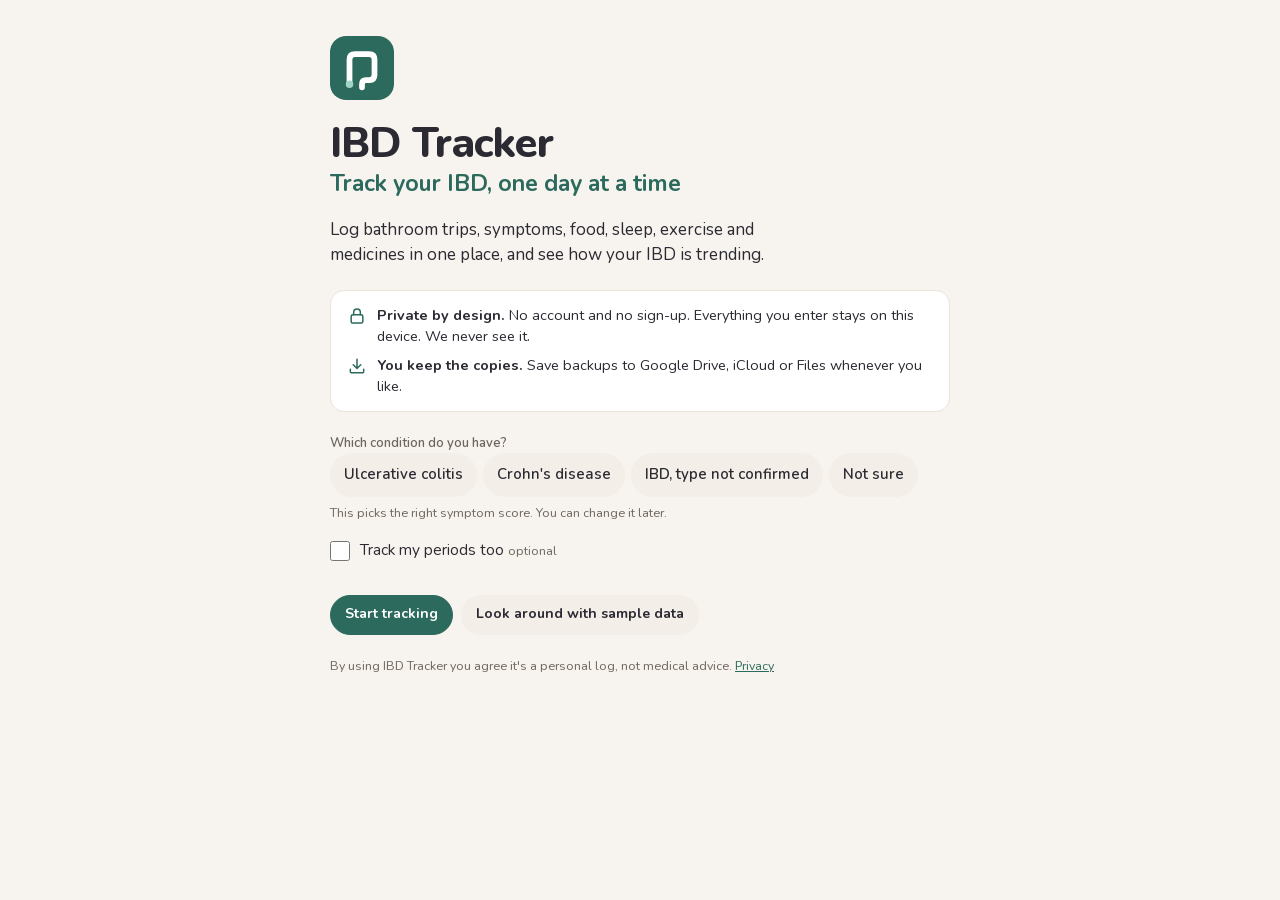
<file: index.html>
<!doctype html>
<html lang="en">
<head>
<meta charset="utf-8">
<meta name="viewport" content="width=device-width, initial-scale=1, viewport-fit=cover">
<title>IBD Tracker</title>
<meta name="description" content="Track your IBD: symptoms, bathroom trips, food, sleep, exercise and medicines. Free, no sign-up, and your data stays on your device.">
<meta name="theme-color" content="#F7F3EE" media="(prefers-color-scheme: light)">
<meta name="theme-color" content="#191714" media="(prefers-color-scheme: dark)">
<meta name="apple-mobile-web-app-capable" content="yes">
<meta name="mobile-web-app-capable" content="yes">
<meta name="apple-mobile-web-app-title" content="IBD Tracker">
<link rel="manifest" href="manifest.webmanifest">
<link rel="icon" href="icons/icon.svg" type="image/svg+xml">
<link rel="icon" href="icons/favicon-32.png" sizes="32x32" type="image/png">
<link rel="apple-touch-icon" href="icons/apple-touch-icon.png">
<link rel="stylesheet" href="styles.css">
</head>
<body>

<svg width="0" height="0" style="position:absolute" aria-hidden="true">
  <symbol id="i-bm" viewBox="0 0 24 24"><rect x="5" y="3" width="6" height="6" rx="1"/><path d="M3.5 9h16c0 4-3.1 7-7 7H10c-3.6 0-6.5-3-6.5-7z"/><path d="M9 16l-.8 5h6.6l-.8-5"/></symbol>
  <symbol id="i-meal" viewBox="0 0 24 24"><path d="M3 11h18a9 9 0 0 1-18 0z"/><path d="M8 7.5c0-1.5 1-1.5 1-3M12 7.5c0-1.5 1-1.5 1-3M16 7.5c0-1.5 1-1.5 1-3"/></symbol>
  <symbol id="i-dose" viewBox="0 0 24 24"><rect x="2.5" y="8" width="19" height="8" rx="4" transform="rotate(-45 12 12)"/><path d="M9.2 9.2l5.6 5.6"/></symbol>
  <symbol id="i-sleep" viewBox="0 0 24 24"><path d="M20 14.5A8 8 0 1 1 9.5 4 6.5 6.5 0 0 0 20 14.5z"/></symbol>
  <symbol id="i-ex" viewBox="0 0 24 24"><path d="M3 12h4l2.5-6 5 12 2.5-6h4"/></symbol>
  <symbol id="i-checkin" viewBox="0 0 24 24"><rect x="5" y="4" width="14" height="17" rx="2"/><path d="M9 4V3h6v1"/><path d="M9 12.5l2 2 4-4.5"/></symbol>
  <symbol id="i-nap" viewBox="0 0 24 24"><path d="M20 14.5A8 8 0 1 1 9.5 4 6.5 6.5 0 0 0 20 14.5z"/></symbol>
  <symbol id="i-water" viewBox="0 0 24 24"><path d="M12 3s6 6.3 6 11a6 6 0 0 1-12 0c0-4.7 6-11 6-11z"/></symbol>
  <symbol id="i-today" viewBox="0 0 24 24"><circle cx="12" cy="12" r="4"/><path d="M12 2v2M12 20v2M4.9 4.9l1.4 1.4M17.7 17.7l1.4 1.4M2 12h2M20 12h2M4.9 19.1l1.4-1.4M17.7 6.3l1.4-1.4"/></symbol>
  <symbol id="i-cal" viewBox="0 0 24 24"><rect x="3.5" y="5" width="17" height="15.5" rx="2"/><path d="M3.5 10h17M8 3v4M16 3v4"/></symbol>
  <symbol id="i-more" viewBox="0 0 24 24"><path d="M4 7h10M18 7h2M4 17h4M12 17h8"/><circle cx="16" cy="7" r="2"/><circle cx="10" cy="17" r="2"/></symbol>
  <symbol id="i-left" viewBox="0 0 24 24"><path d="M15 5l-7 7 7 7"/></symbol>
  <symbol id="i-right" viewBox="0 0 24 24"><path d="M9 5l7 7-7 7"/></symbol>
  <symbol id="i-plus" viewBox="0 0 24 24"><path d="M12 5v14M5 12h14"/></symbol>
  <symbol id="i-minus" viewBox="0 0 24 24"><path d="M5 12h14"/></symbol>
  <symbol id="i-edit" viewBox="0 0 24 24"><path d="M4 20h4L18.5 9.5a2.1 2.1 0 0 0-3-3L5 17v3z"/><path d="M13.5 8.5l3 3"/></symbol>
  <symbol id="i-x" viewBox="0 0 24 24"><path d="M6 6l12 12M18 6L6 18"/></symbol>
  <symbol id="i-ok" viewBox="0 0 24 24"><path d="M5 12.5l4.5 4.5L19 7.5"/></symbol>
  <symbol id="i-trend" viewBox="0 0 24 24"><path d="M3 20h18"/><path d="M4 16l5-6 4 3 7-8"/><path d="M15 5h5v5"/></symbol>
  <symbol id="i-lock" viewBox="0 0 24 24"><rect x="5" y="10.5" width="14" height="10" rx="2"/><path d="M8 10.5V7.5a4 4 0 0 1 8 0v3"/></symbol>
  <symbol id="i-save" viewBox="0 0 24 24"><path d="M12 4v11M7.5 10.5L12 15l4.5-4.5"/><path d="M4 16v3a1 1 0 0 0 1 1h14a1 1 0 0 0 1-1v-3"/></symbol>
  <symbol id="i-period" viewBox="0 0 24 24"><path d="M12 3s6 6.3 6 11a6 6 0 0 1-12 0c0-4.7 6-11 6-11z"/><path d="M9 14.5a3 3 0 0 0 3 3"/></symbol>
  <symbol id="i-drink" viewBox="0 0 24 24"><path d="M7 3h10l-.8 5.5a4.2 4.2 0 0 1-8.4 0L7 3z"/><path d="M12 13v7M8.5 20.5h7"/></symbol>
  <symbol id="i-smoke" viewBox="0 0 24 24"><rect x="2.5" y="13.5" width="15" height="4" rx="1"/><path d="M13.5 13.5v4M19.5 13.5v4M22 13.5v4"/><path d="M19 10.5c0-1.8 2-1.8 2-3.6S19.6 5 19.6 3.5"/></symbol>
  <symbol id="i-hand" viewBox="0 0 24 24"><path d="M8 13V6a1.5 1.5 0 0 1 3 0v5.5M11 11V4.5a1.5 1.5 0 0 1 3 0V11M14 11V5.5a1.5 1.5 0 0 1 3 0V12.5M17 10a1.5 1.5 0 0 1 3 0v5a6 6 0 0 1-6 6h-1.5a6 6 0 0 1-5-2.7l-3-4.6a1.5 1.5 0 0 1 2.5-1.6L8 13.5"/></symbol>
  <symbol id="i-sparkle" viewBox="0 0 24 24"><path d="M11 3.5l1.9 5.1L18 10.5l-5.1 1.9L11 17.5l-1.9-5.1L4 10.5l5.1-1.9z"/><path d="M18.5 15l.7 1.8 1.8.7-1.8.7-.7 1.8-.7-1.8-1.8-.7 1.8-.7z"/></symbol>
  <symbol id="i-heart" viewBox="0 0 24 24"><path d="M12 20s-7.5-4.6-9.2-9.4A4.9 4.9 0 0 1 12 7.3a4.9 4.9 0 0 1 9.2 3.3C19.5 15.4 12 20 12 20z"/></symbol>
  <symbol id="i-flag" viewBox="0 0 24 24"><path d="M5.5 21V4M5.5 4.5h11.5l-2.3 4 2.3 4H5.5"/></symbol>
  <symbol id="i-note" viewBox="0 0 24 24"><rect x="5" y="3" width="14" height="18" rx="2"/><path d="M9 8h6M9 12h6M9 16h3.5"/></symbol>
  <symbol id="i-dots" viewBox="0 0 24 24"><circle cx="5" cy="12" r="1.4" fill="currentColor"/><circle cx="12" cy="12" r="1.4" fill="currentColor"/><circle cx="19" cy="12" r="1.4" fill="currentColor"/></symbol>
</svg>

<div class="app">
  <nav class="nav" id="nav" aria-label="Sections">
    <div class="brand">IBD Tracker<small>Track your IBD</small></div>
    <button type="button" data-act="tab" data-tab="today"><svg class="ic" aria-hidden="true"><use href="#i-today"/></svg>Today</button>
    <button type="button" data-act="tab" data-tab="trends"><svg class="ic" aria-hidden="true"><use href="#i-trend"/></svg>Trends</button>
    <button type="button" data-act="tab" data-tab="history"><svg class="ic" aria-hidden="true"><use href="#i-cal"/></svg>History</button>
    <button type="button" data-act="tab" data-tab="meds"><svg class="ic" aria-hidden="true"><use href="#i-dose"/></svg>Meds</button>
    <button type="button" data-act="tab" data-tab="more"><svg class="ic" aria-hidden="true"><use href="#i-more"/></svg>More</button>
  </nav>
  <main id="main"><p class="loading">Loading…</p></main>
</div>
<div id="sheet" hidden></div>
<div id="toast" role="status" aria-live="polite" hidden></div>
<div id="chart-live" class="sr-only" aria-live="polite"></div>
<div id="tip" hidden></div>
<script src="app.js"></script>
</body>
</html>
</file>
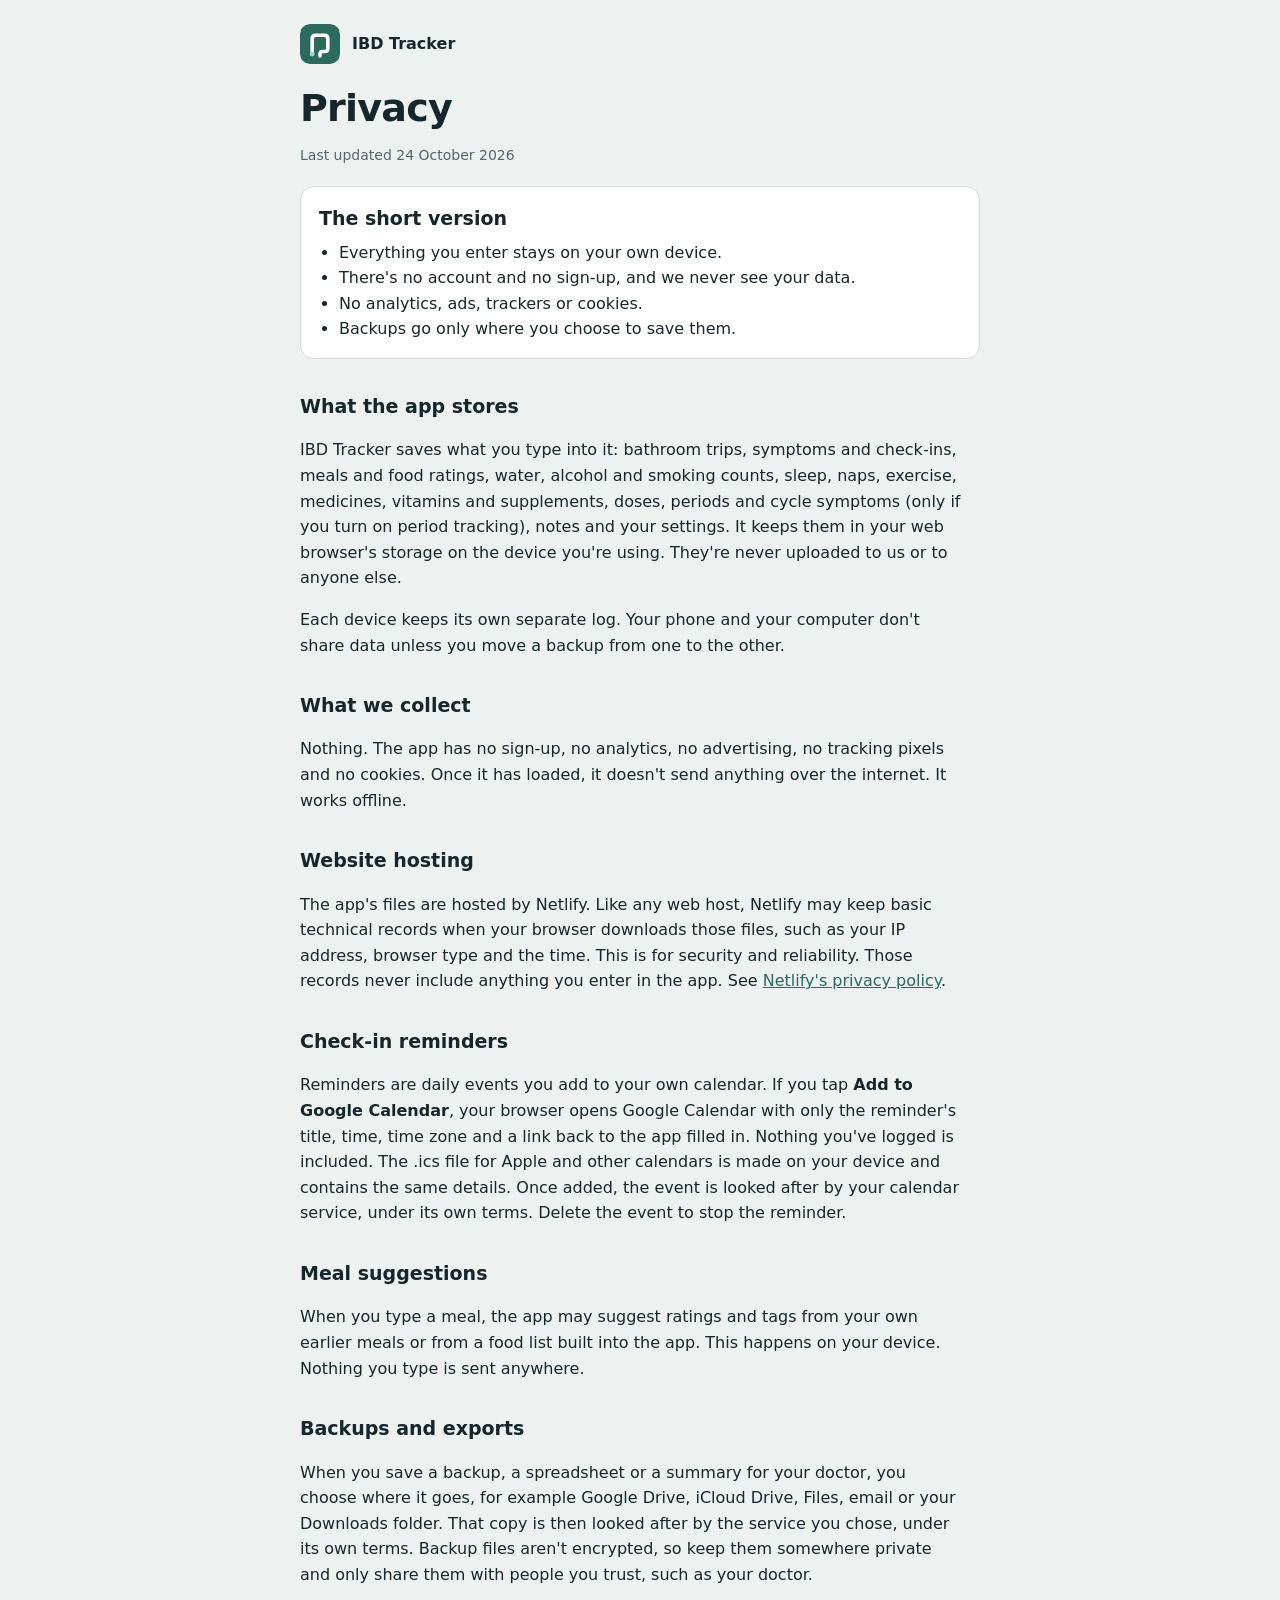
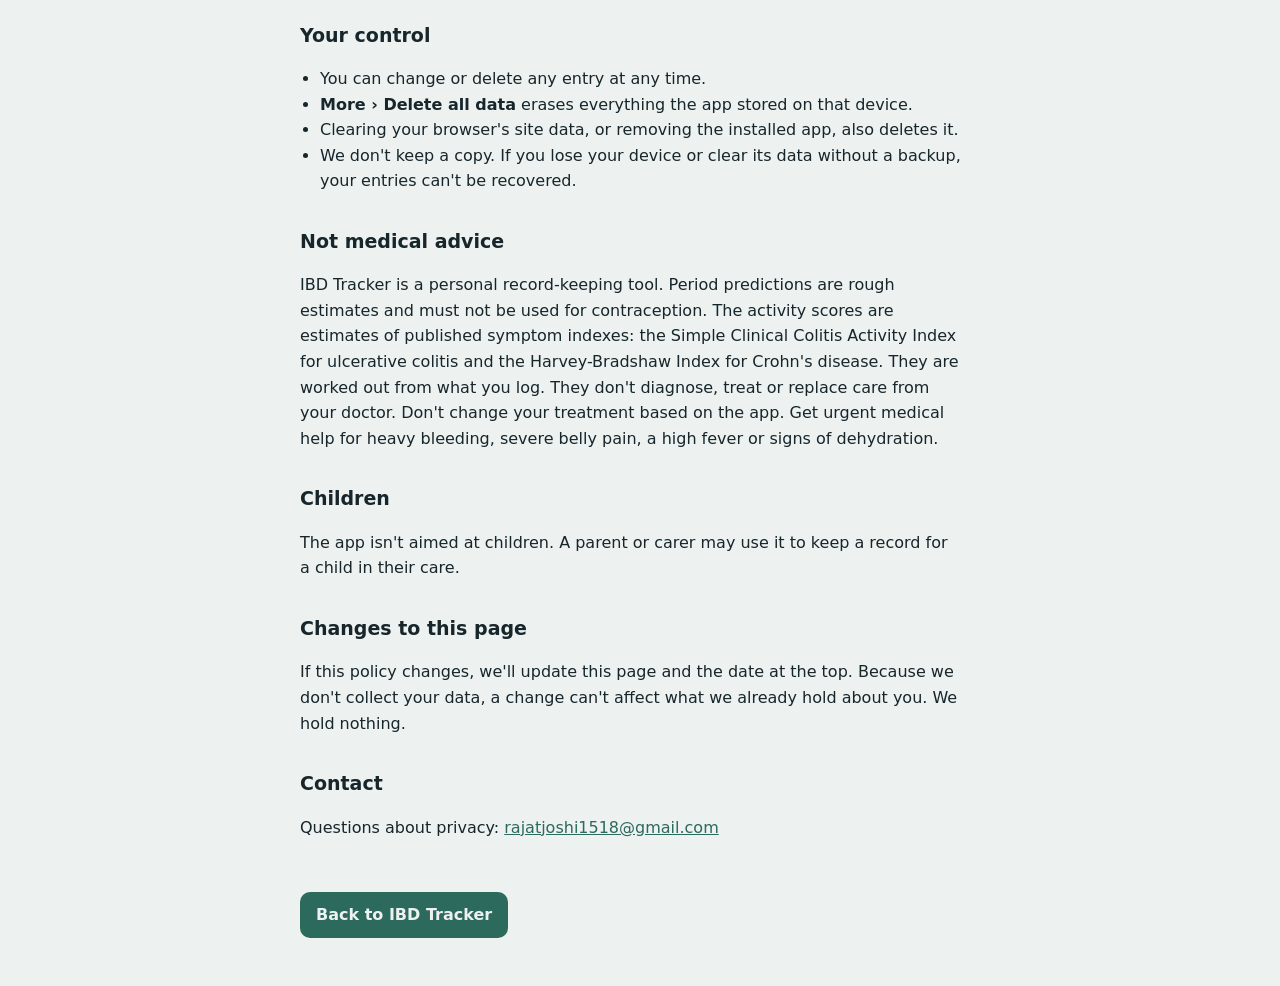
<file: privacy.html>
<!doctype html>
<html lang="en">
<head>
<meta charset="utf-8">
<meta name="viewport" content="width=device-width, initial-scale=1">
<title>Privacy · IBD Tracker</title>
<meta name="description" content="IBD Tracker keeps everything you enter on your own device. No account, no tracking, nothing collected.">
<link rel="icon" href="icons/icon.svg" type="image/svg+xml">
<style>
  :root { --bg: #EDF1F0; --surface: #FFFFFF; --ink: #17262B; --muted: #56666B; --line: #D5DEDC; --accent: #2B6A5C; --soft: #DCEBE6; }
  @media (prefers-color-scheme: dark) {
    :root { color-scheme: dark; --bg: #0E1517; --surface: #152025; --ink: #E3EBEA; --muted: #97A8AA; --line: #273A3F; --accent: #74C3AE; --soft: #1C3832; }
  }
  * { box-sizing: border-box; }
  body { margin: 0; background: var(--bg); color: var(--ink); font: 16px/1.6 system-ui, -apple-system, "Segoe UI", Roboto, sans-serif; padding: env(safe-area-inset-top, 0px) 16px 48px; }
  main { max-width: 680px; margin: 0 auto; }
  header { display: flex; align-items: center; gap: 12px; padding: 24px 0 8px; }
  header img { width: 40px; height: 40px; border-radius: 10px; }
  header a { color: var(--ink); text-decoration: none; font-weight: 700; }
  h1 { font-size: clamp(28px, 7vw, 38px); line-height: 1.1; letter-spacing: -.02em; margin: 16px 0 6px; }
  h2 { font-size: 19px; margin: 32px 0 6px; }
  p, li { max-width: 65ch; }
  ul { padding-left: 20px; }
  a { color: var(--accent); }
  .updated { color: var(--muted); font-size: 14px; }
  .short { background: var(--surface); border: 1px solid var(--line); border-radius: 14px; padding: 16px 18px; margin: 20px 0; }
  .short h2 { margin-top: 0; }
  .short ul { margin: 0; }
  .back { display: inline-block; margin-top: 36px; padding: 10px 16px; border-radius: 10px; background: var(--accent); color: var(--bg); text-decoration: none; font-weight: 600; }
</style>
</head>
<body>
<main>
  <header><img src="icons/icon.svg" alt=""><a href="./">IBD Tracker</a></header>

  <h1>Privacy</h1>
  <p class="updated">Last updated 24 October 2026</p>

  <section class="short">
    <h2>The short version</h2>
    <ul>
      <li>Everything you enter stays on your own device.</li>
      <li>There's no account and no sign-up, and we never see your data.</li>
      <li>No analytics, ads, trackers or cookies.</li>
      <li>Backups go only where you choose to save them.</li>
    </ul>
  </section>

  <h2>What the app stores</h2>
  <p>IBD Tracker saves what you type into it: bathroom trips, symptoms and check-ins, meals and food ratings, water, alcohol and smoking counts, sleep, naps, exercise, medicines, vitamins and supplements, doses, periods and cycle symptoms (only if you turn on period tracking), notes and your settings. It keeps them in your web browser's storage on the device you're using. They're never uploaded to us or to anyone else.</p>
  <p>Each device keeps its own separate log. Your phone and your computer don't share data unless you move a backup from one to the other.</p>

  <h2>What we collect</h2>
  <p>Nothing. The app has no sign-up, no analytics, no advertising, no tracking pixels and no cookies. Once it has loaded, it doesn't send anything over the internet. It works offline.</p>

  <h2>Website hosting</h2>
  <p>The app's files are hosted by Netlify. Like any web host, Netlify may keep basic technical records when your browser downloads those files, such as your IP address, browser type and the time. This is for security and reliability. Those records never include anything you enter in the app. See <a href="https://www.netlify.com/privacy/" rel="noopener">Netlify's privacy policy</a>.</p>

  <h2>Check-in reminders</h2>
  <p>Reminders are daily events you add to your own calendar. If you tap <strong>Add to Google Calendar</strong>, your browser opens Google Calendar with only the reminder's title, time, time zone and a link back to the app filled in. Nothing you've logged is included. The .ics file for Apple and other calendars is made on your device and contains the same details. Once added, the event is looked after by your calendar service, under its own terms. Delete the event to stop the reminder.</p>

  <h2>Meal suggestions</h2>
  <p>When you type a meal, the app may suggest ratings and tags from your own earlier meals or from a food list built into the app. This happens on your device. Nothing you type is sent anywhere.</p>

  <h2>Backups and exports</h2>
  <p>When you save a backup, a spreadsheet or a summary for your doctor, you choose where it goes, for example Google Drive, iCloud Drive, Files, email or your Downloads folder. That copy is then looked after by the service you chose, under its own terms. Backup files aren't encrypted, so keep them somewhere private and only share them with people you trust, such as your doctor.</p>

  <h2>Your control</h2>
  <ul>
    <li>You can change or delete any entry at any time.</li>
    <li><strong>More › Delete all data</strong> erases everything the app stored on that device.</li>
    <li>Clearing your browser's site data, or removing the installed app, also deletes it.</li>
    <li>We don't keep a copy. If you lose your device or clear its data without a backup, your entries can't be recovered.</li>
  </ul>

  <h2>Not medical advice</h2>
  <p>IBD Tracker is a personal record-keeping tool. Period predictions are rough estimates and must not be used for contraception. The activity scores are estimates of published symptom indexes: the Simple Clinical Colitis Activity Index for ulcerative colitis and the Harvey-Bradshaw Index for Crohn's disease. They are worked out from what you log. They don't diagnose, treat or replace care from your doctor. Don't change your treatment based on the app. Get urgent medical help for heavy bleeding, severe belly pain, a high fever or signs of dehydration.</p>

  <h2>Children</h2>
  <p>The app isn't aimed at children. A parent or carer may use it to keep a record for a child in their care.</p>

  <h2>Changes to this page</h2>
  <p>If this policy changes, we'll update this page and the date at the top. Because we don't collect your data, a change can't affect what we already hold about you. We hold nothing.</p>

  <h2>Contact</h2>
  <p>Questions about privacy: <a href="mailto:rajatjoshi1518@gmail.com">rajatjoshi1518@gmail.com</a></p>

  <a class="back" href="./">Back to IBD Tracker</a>
</main>
</body>
</html>
</file>
<file: styles.css>
*, *::before, *::after { box-sizing: border-box; }
[hidden] { display: none !important; }
:root {
  --bg: #EDF1F0;
  --surface: #FFFFFF;
  --surface-2: #F4F7F6;
  --ink: #17262B;
  --muted: #56666B;
  --line: #D5DEDC;
  --control-line: #78878B; /* edges of text fields: at least 3:1 against the background */
  --accent: #2B6A5C;
  --accent-ink: #FFFFFF;
  --accent-soft: #DCEBE6;
  --blood: #B3372F;
  --blood-soft: #F7E0DC;
  --warn: #8F5B0E;
  --warn-soft: #F6E7CC;
  --good: #2A6F45;
  --good-soft: #DCEEE2;
  --c-bm: #8A5A3C;
  --c-meal: #A86F12;
  --c-med: #2B6A5C;
  --c-sleep: #4A4E8C;
  --c-ex: #2F6F9C;
  --c-check: #7A4E86;
  --c-water: #2F6F9C;
  --night-soft: #E4E5F3;
  /* activity levels: green (low) → amber → orange → red (high) */
  --lvl-0: #6CC07E; --lvl-ink-0: #17262B;
  --lvl-1: #DFA21F; --lvl-ink-1: #17262B;
  --lvl-2: #E47A3C; --lvl-ink-2: #17262B;
  --lvl-3: #C23B3B; --lvl-ink-3: #FFFFFF;
  --scrim: rgba(12, 22, 25, .45);
  --shadow: 0 1px 2px rgba(23, 38, 43, .06), 0 10px 30px rgba(23, 38, 43, .12);
  --font-ui: system-ui, -apple-system, "Segoe UI", Roboto, "Helvetica Neue", Arial, sans-serif;
  --font-display: ui-rounded, "SF Pro Rounded", system-ui, -apple-system, "Segoe UI", Roboto, sans-serif;
  --font-mono: ui-monospace, "SF Mono", Menlo, "Roboto Mono", Consolas, monospace;
  --gutter: 16px;
}
@media (prefers-color-scheme: dark) {
  :root:not([data-theme="light"]) {
    color-scheme: dark;
    --bg: #0E1517; --surface: #152025; --surface-2: #1B282D; --ink: #E3EBEA; --muted: #97A8AA; --line: #273A3F; --control-line: #647B80;
    --accent: #74C3AE; --accent-ink: #0E1517; --accent-soft: #1C3832;
    --blood: #EE8579; --blood-soft: #3A2224; --warn: #E6B062; --warn-soft: #3A2E1A; --good: #7CC795; --good-soft: #1C3326;
    --c-bm: #D29C78; --c-meal: #E2B25A; --c-med: #74C3AE; --c-sleep: #A5A9EC; --c-ex: #7DB9E0; --c-check: #C79ED3; --c-water: #7DB9E0;
    --night-soft: #23263F;
    --lvl-0: #2E8550; --lvl-ink-0: #FFFFFF; --lvl-1: #D2A03A; --lvl-ink-1: #10191C;
    --lvl-2: #E27D48; --lvl-ink-2: #10191C; --lvl-3: #E8625C; --lvl-ink-3: #10191C;
    --scrim: rgba(0, 0, 0, .6);
    --shadow: 0 1px 2px rgba(0, 0, 0, .3), 0 12px 32px rgba(0, 0, 0, .45);
  }
}
:root[data-theme="dark"] {
  color-scheme: dark;
  --bg: #0E1517; --surface: #152025; --surface-2: #1B282D; --ink: #E3EBEA; --muted: #97A8AA; --line: #273A3F; --control-line: #647B80;
  --accent: #74C3AE; --accent-ink: #0E1517; --accent-soft: #1C3832;
  --blood: #EE8579; --blood-soft: #3A2224; --warn: #E6B062; --warn-soft: #3A2E1A; --good: #7CC795; --good-soft: #1C3326;
  --c-bm: #D29C78; --c-meal: #E2B25A; --c-med: #74C3AE; --c-sleep: #A5A9EC; --c-ex: #7DB9E0; --c-check: #C79ED3; --c-water: #7DB9E0;
  --night-soft: #23263F;
  --lvl-0: #2E8550; --lvl-ink-0: #FFFFFF; --lvl-1: #D2A03A; --lvl-ink-1: #10191C;
  --lvl-2: #E27D48; --lvl-ink-2: #10191C; --lvl-3: #E8625C; --lvl-ink-3: #10191C;
  --scrim: rgba(0, 0, 0, .6);
  --shadow: 0 1px 2px rgba(0, 0, 0, .3), 0 12px 32px rgba(0, 0, 0, .45);
}

html { -webkit-text-size-adjust: 100%; }
html[data-text="large"] { font-size: 112.5%; }
html[data-text="larger"] { font-size: 125%; }
body { margin: 0; padding-top: env(safe-area-inset-top, 0px); background: var(--bg); color: var(--ink); font-family: var(--font-ui); font-size: 0.9375rem; line-height: 1.45; -webkit-font-smoothing: antialiased; }
body.sheet-open { overflow: hidden; }
button, input, select, textarea { font: inherit; color: inherit; }
button { cursor: pointer; }
h1, h2, h3 { margin: 0; text-wrap: balance; }
p { margin: 0; }
:focus-visible { outline: 2px solid var(--accent); outline-offset: 2px; }
.ic { width: 20px; height: 20px; flex: none; stroke: currentColor; fill: none; stroke-width: 1.8; stroke-linecap: round; stroke-linejoin: round; }
.muted { color: var(--muted); }
.mono { font-family: var(--font-mono); font-variant-numeric: tabular-nums; }
.grow { flex: 1; min-width: 0; }
.eyebrow { display: block; font-size: 0.75rem; font-weight: 700; letter-spacing: .08em; text-transform: uppercase; color: var(--muted); }
.empty { color: var(--muted); }

/* shell */
.app { display: grid; min-height: 100%; }
.nav { position: fixed; left: 0; right: 0; bottom: 0; z-index: 30; display: grid; grid-template-columns: repeat(4, 1fr); gap: 4px; background: var(--surface); border-top: 1px solid var(--line); padding: 6px 8px calc(6px + env(safe-area-inset-bottom, 0px)); }
.nav .brand { display: none; }
.nav button { display: flex; flex-direction: column; align-items: center; gap: 2px; padding: 6px 4px; border: 0; background: none; color: var(--muted); font-size: 0.75rem; font-weight: 600; border-radius: 10px; }
.nav button[aria-current="page"] { color: var(--accent); }
.nav button .ic { width: 22px; height: 22px; }
main { width: 100%; max-width: 1180px; margin-inline: auto; padding-inline: var(--gutter); padding-block: 0 120px; min-width: 0; }
@media (min-width: 960px) {
  :root { --gutter: 32px; }
  .app { grid-template-columns: 228px minmax(0, 1fr); }
  .nav { position: sticky; top: 0; left: auto; right: auto; bottom: auto; align-self: start; height: 100vh; height: 100dvh; display: flex; flex-direction: column; gap: 4px; padding: 22px 14px; border-top: 0; border-right: 1px solid var(--line); }
  .nav .brand { display: block; font-family: var(--font-display); font-size: 1.3125rem; font-weight: 700; letter-spacing: -.01em; padding: 0 12px 18px; }
  .nav .brand small { display: block; font-family: var(--font-ui); font-size: 0.7812rem; font-weight: 500; color: var(--muted); letter-spacing: 0; }
  .nav button { flex-direction: row; gap: 12px; font-size: 0.9375rem; padding: 10px 12px; justify-content: flex-start; color: var(--ink); }
  .nav button[aria-current="page"] { background: var(--accent-soft); color: var(--ink); }
  .nav button[aria-current="page"] .ic { color: var(--accent); }
  main { padding-block: 0 56px; }
}

/* day bar */
.daybar { position: sticky; top: env(safe-area-inset-top, 0px); z-index: 20; display: flex; align-items: center; gap: 6px; margin-inline: calc(-1 * var(--gutter)); padding: 10px var(--gutter); background: var(--bg); }
.daybar .title { flex: 1; min-width: 0; text-align: center; }
.daybar h1 { font-family: var(--font-display); font-size: clamp(1.1875rem, 5vw, 1.625rem); font-weight: 700; letter-spacing: -.015em; line-height: 1.15; }
.pagehead { display: flex; align-items: center; gap: 12px; flex-wrap: wrap; padding-block: 16px 12px; }
.pagehead h1 { font-family: var(--font-display); font-size: clamp(1.375rem, 5vw, 1.75rem); font-weight: 700; letter-spacing: -.015em; flex: 1; }
.sync { display: inline-flex; align-items: center; gap: 6px; font-size: 0.75rem; font-weight: 600; color: var(--muted); white-space: nowrap; }
.sync::before { content: ""; width: 8px; height: 8px; border-radius: 50%; background: var(--good); }
.sync.saving::before { background: var(--warn); }
.sync.local::before, .sync.sample::before { background: var(--c-sleep); }
.sync.off::before { background: var(--blood); }

/* buttons */
.btn { display: inline-flex; align-items: center; justify-content: center; gap: 6px; min-height: 40px; padding: 8px 14px; border-radius: 10px; border: 1px solid var(--line); background: var(--surface); font-weight: 600; font-size: 0.875rem; white-space: nowrap; text-decoration: none; }
.btn:hover { border-color: var(--muted); }
.btn.primary { background: var(--accent); border-color: var(--accent); color: var(--accent-ink); }
.btn.primary:hover { filter: brightness(1.06); }
.btn.small { min-height: 32px; padding: 4px 12px; font-size: 0.8125rem; border-radius: 8px; }
.btn.ghost { background: transparent; }
.btn.danger { color: var(--blood); }
.btn.armed { background: var(--blood); border-color: var(--blood); color: #fff; }
.btn .ic { width: 18px; height: 18px; }
.icon-btn { display: inline-grid; place-items: center; width: 40px; height: 40px; flex: none; border-radius: 10px; border: 1px solid transparent; background: transparent; color: var(--ink); }
.icon-btn:hover { background: var(--surface-2); }
.icon-btn:disabled { opacity: .3; cursor: default; background: transparent; }
.icon-btn.bordered { border-color: var(--line); background: var(--surface); }
.icon-btn.small { width: 32px; height: 32px; }
.btns { display: flex; gap: 8px; flex-wrap: wrap; align-items: center; }

/* banners */
.banner { display: flex; align-items: center; gap: 10px 14px; flex-wrap: wrap; padding: 10px 14px; border-radius: 12px; background: var(--night-soft); font-size: 0.875rem; margin-block: 4px 8px; }
.banner.warn { background: var(--warn-soft); }
.banner p { flex: 1; min-width: 200px; }

/* today layout */
.today { display: grid; gap: 16px; padding-top: 4px; }
.col { display: grid; gap: 16px; min-width: 0; align-content: start; }
@media (min-width: 1100px) { .today { grid-template-columns: minmax(0, 1fr) minmax(0, 1fr); align-items: start; gap: 20px; } }
.card { background: var(--surface); border: 1px solid var(--line); border-radius: 16px; padding: 14px 16px; min-width: 0; }
.card-head { display: flex; flex-wrap: wrap; align-items: baseline; justify-content: space-between; gap: 2px 12px; margin-bottom: 10px; }
.card h2, .section-title { font-family: var(--font-display); font-size: 1.125rem; font-weight: 650; letter-spacing: -.01em; }
.card-foot { display: flex; gap: 8px; flex-wrap: wrap; margin-top: 10px; }

/* activity */
.activity { background: var(--surface); border: 1px solid var(--line); border-radius: 16px; padding: 16px; }
.act-top { display: flex; align-items: flex-end; justify-content: space-between; gap: 8px 16px; flex-wrap: wrap; }
.act-row { display: flex; align-items: center; gap: 12px; margin-top: 4px; }
.act-score { font-family: var(--font-display); font-size: 2.875rem; font-weight: 700; line-height: 1; font-variant-numeric: tabular-nums; letter-spacing: -.02em; }
.act-scale { font-size: 0.8125rem; color: var(--muted); }
.act-note { font-size: 0.8125rem; color: var(--muted); max-width: 30ch; }
.act-empty { margin-top: 6px; color: var(--muted); max-width: 46ch; }
.band { display: inline-flex; align-items: center; padding: 3px 10px; border-radius: 999px; font-size: 0.8125rem; font-weight: 700; }
.b0 { background: var(--lvl-0); color: var(--lvl-ink-0); }
.b1 { background: var(--lvl-1); color: var(--lvl-ink-1); }
.b2 { background: var(--lvl-2); color: var(--lvl-ink-2); }
.b3 { background: var(--lvl-3); color: var(--lvl-ink-3); }
.gauge { position: relative; display: flex; gap: 2px; height: 8px; margin-top: 16px; }
.gauge span { border-radius: 4px; }
.gauge .g0 { background: var(--lvl-0); } .gauge .g1 { background: var(--lvl-1); } .gauge .g2 { background: var(--lvl-2); } .gauge .g3 { background: var(--lvl-3); }
.gauge .mark { position: absolute; top: -5px; width: 4px; height: 18px; border-radius: 2px; background: var(--ink); box-shadow: 0 0 0 2px var(--surface); }
.gauge-l { display: flex; gap: 2px; margin-top: 6px; font-size: 0.75rem; color: var(--muted); }
.gauge-l span { min-width: 0; overflow: hidden; text-overflow: ellipsis; white-space: nowrap; line-height: 1.35; }
.gauge-l b { display: block; overflow: hidden; text-overflow: ellipsis; font-weight: 600; color: var(--ink); }
.facts { display: flex; flex-wrap: wrap; gap: 6px; margin-top: 12px; }
.fact { display: inline-flex; align-items: center; gap: 5px; font-size: 0.8125rem; padding: 3px 10px; border-radius: 999px; background: var(--surface-2); border: 1px solid var(--line); }
.fact.blood { color: var(--blood); background: var(--blood-soft); border-color: transparent; font-weight: 600; }
.fact.warn { color: var(--warn); background: var(--warn-soft); border-color: transparent; }

/* quick log */
.quick { display: grid; grid-template-columns: repeat(3, minmax(0, 1fr)); gap: 10px; }
.qbtn { display: flex; flex-direction: column; align-items: flex-start; gap: 4px; padding: 12px; min-height: 88px; min-width: 0; background: var(--surface); border: 1px solid var(--line); border-radius: 14px; text-align: left; }
.qbtn:hover { border-color: var(--k); }
.qbtn .ic { width: 24px; height: 24px; color: var(--k); margin-bottom: 4px; }
.qbtn strong { font-size: 0.9375rem; line-height: 1.2; }
.qbtn small { color: var(--muted); font-size: 0.7812rem; line-height: 1.25; }
.k-bm { --k: var(--c-bm); } .k-meal { --k: var(--c-meal); } .k-dose { --k: var(--c-med); } .k-sleep { --k: var(--c-sleep); } .k-ex { --k: var(--c-ex); } .k-checkin { --k: var(--c-check); } .k-nap { --k: var(--c-sleep); } .k-water { --k: var(--c-water); }

/* water */
.water-row { display: flex; align-items: center; gap: 12px; }
.water-row > .ic { width: 26px; height: 26px; color: var(--c-water); }
.pips { display: flex; flex-wrap: wrap; gap: 4px; margin-top: 6px; }
.pips i { width: 16px; height: 8px; border-radius: 4px; background: var(--surface-2); border: 1px solid var(--line); }
.pips i.on { background: var(--c-water); border-color: var(--c-water); }

/* doses */
.slot { border-top: 1px solid var(--line); padding-block: 10px; }
.slot:first-of-type { border-top: 0; padding-top: 0; }
.slot-head { display: flex; align-items: center; justify-content: space-between; gap: 8px; margin-bottom: 4px; min-height: 32px; }
.slot-time { font-family: var(--font-mono); font-size: 0.8125rem; font-weight: 600; color: var(--muted); }
.slot-time.late { color: var(--warn); }
.dose-list { list-style: none; margin: 0; padding: 0; display: grid; gap: 2px; }
.dose-row { display: flex; align-items: center; gap: 10px; padding-block: 6px; }
.dose-main { flex: 1; min-width: 0; display: flex; flex-direction: column; }
.dose-name { font-weight: 600; }
.dose-amt, .dose-note { font-size: 0.8125rem; color: var(--muted); }
.dose-note { font-style: italic; }
.dose-act { display: flex; align-items: center; gap: 4px; flex: none; }
.kind { font-size: 0.75rem; font-weight: 700; letter-spacing: .06em; text-transform: uppercase; color: var(--muted); border: 1px solid var(--line); border-radius: 6px; padding: 1px 5px; margin-left: 4px; vertical-align: 2px; }
.status { display: inline-flex; align-items: center; gap: 4px; padding: 5px 10px; border-radius: 999px; font-size: 0.8125rem; font-weight: 600; border: 0; background: var(--good-soft); color: var(--good); font-family: var(--font-ui); }
.status .ic { width: 15px; height: 15px; stroke-width: 2.4; }
.status.skipped { background: var(--surface-2); color: var(--muted); }
.extra-doses { border-top: 1px solid var(--line); padding-top: 10px; margin-top: 4px; }

/* sleep */
.sleep-stats { display: grid; grid-template-columns: repeat(4, minmax(0, 1fr)); gap: 10px; }
.sleep-stats div { min-width: 0; }
.sleep-stats .lbl { display: block; }
.sleep-stats b { display: block; font-family: var(--font-display); font-size: 1.25rem; font-weight: 700; line-height: 1.2; font-variant-numeric: tabular-nums; }
.sleep-stats b.mono { font-family: var(--font-mono); font-size: 0.875rem; font-weight: 600; padding-top: 4px; }
.sleep-stats small { font-size: 0.75rem; color: var(--muted); }
@media (max-width: 520px) { .sleep-stats { grid-template-columns: repeat(2, minmax(0, 1fr)); } }
.sleep-pend { display: flex; align-items: center; justify-content: space-between; gap: 12px; flex-wrap: wrap; padding: 12px 14px; border-radius: 12px; background: var(--night-soft); }
.tonight { display: flex; align-items: center; justify-content: space-between; gap: 10px; flex-wrap: wrap; margin-top: 12px; padding-top: 12px; border-top: 1px solid var(--line); font-size: 0.875rem; }
.tonight span { display: inline-flex; align-items: center; gap: 8px; }
.naps { display: flex; flex-wrap: wrap; gap: 6px; margin-top: 10px; align-items: center; }

/* timeline */
.tl { list-style: none; margin: 0; padding: 0; position: relative; }
.tl::before { content: ""; position: absolute; left: 91px; top: 14px; bottom: 14px; width: 2px; background: var(--line); border-radius: 1px; }
.tl-item { position: relative; display: grid; grid-template-columns: 74px 12px minmax(0, 1fr); gap: 10px; align-items: start; width: 100%; padding: 9px 6px; border: 0; background: none; text-align: left; border-radius: 10px; }
.tl-item:hover { background: var(--surface-2); }
.tl-item time { font-family: var(--font-mono); font-size: 0.8125rem; color: var(--muted); padding-top: 1px; font-variant-numeric: tabular-nums; white-space: nowrap; }
.tl-dot { width: 12px; height: 12px; border-radius: 50%; background: var(--k); margin-top: 4px; box-shadow: 0 0 0 3px var(--surface); }
.tl-main { min-width: 0; }
.tl-main strong { display: block; font-weight: 600; }
.tl-sub { display: block; font-size: 0.8125rem; color: var(--muted); overflow-wrap: anywhere; }
.tl-sub .bl { color: var(--blood); font-weight: 600; }

/* sheets */
#sheet { position: fixed; inset: 0; z-index: 50; display: grid; align-items: end; }
.scrim { position: absolute; inset: 0; background: var(--scrim); }
.sheet { position: relative; display: flex; flex-direction: column; width: 100%; max-height: 92vh; max-height: 92dvh; background: var(--surface); border-radius: 20px 20px 0 0; box-shadow: var(--shadow); outline: none; animation: sheet-up .2s ease-out; }
@keyframes sheet-up { from { transform: translateY(16px); opacity: .6; } to { transform: none; opacity: 1; } }
.sheet-head { display: flex; align-items: center; justify-content: space-between; gap: 12px; padding: 14px 12px 6px 18px; }
.sheet-head h2 { font-family: var(--font-display); font-size: 1.25rem; font-weight: 700; letter-spacing: -.01em; }
.sheet-body { overflow: auto; overscroll-behavior: contain; padding: 6px 18px 18px; display: grid; gap: 18px; }
.sheet-foot { display: flex; align-items: center; gap: 8px; padding: 12px 18px calc(12px + env(safe-area-inset-bottom, 0px)); border-top: 1px solid var(--line); }
@media (min-width: 700px) {
  #sheet { align-items: center; justify-items: center; padding: 24px; }
  .sheet { width: min(620px, 100%); max-height: 88vh; border-radius: 20px; }
}
@media (prefers-reduced-motion: reduce) { .sheet { animation: none; } * { scroll-behavior: auto !important; } }

/* form controls */
.field { display: grid; gap: 7px; border: 0; margin: 0; padding: 0; min-width: 0; }
.lbl { font-size: 0.8125rem; font-weight: 600; color: var(--muted); padding: 0; }
.lbl .hint { font-weight: 400; }
.hint { font-size: 0.7812rem; color: var(--muted); }
input[type="text"], input[type="number"], input[type="time"], input[type="date"], select, textarea { width: 100%; min-width: 0; min-height: 44px; padding: 8px 12px; border: 1px solid var(--control-line); border-radius: 10px; background: var(--surface-2); font-size: 1rem; }
input:focus, select:focus, textarea:focus { outline: 2px solid var(--accent); outline-offset: 0; border-color: var(--accent); }
.row2 { display: grid; grid-template-columns: repeat(2, minmax(0, 1fr)); gap: 12px; align-items: end; }
.row3 { display: grid; grid-template-columns: repeat(3, minmax(0, 1fr)); gap: 12px; align-items: end; }
@media (max-width: 460px) { .row3 { grid-template-columns: repeat(2, minmax(0, 1fr)); } }
.inline { display: flex; gap: 8px; }
.seg, .chips { display: flex; flex-wrap: wrap; gap: 6px; }
.seg label, .chips label, .bristol label { position: relative; }
.seg input, .chips input, .bristol input { position: absolute; opacity: 0; width: 1px; height: 1px; pointer-events: none; }
.seg span, .chips span { display: inline-flex; align-items: center; min-height: 38px; padding: 6px 13px; border-radius: 999px; border: 1px solid var(--line); background: var(--surface); font-size: 0.875rem; cursor: pointer; user-select: none; }
.seg label:hover span, .chips label:hover span { border-color: var(--muted); }
.seg input:checked + span { background: var(--accent); border-color: var(--accent); color: var(--accent-ink); font-weight: 600; }
.chips input:checked + span { background: var(--accent-soft); border-color: var(--accent); font-weight: 600; }
.seg.blood label:not(:first-child) input:checked + span { background: var(--blood); border-color: var(--blood); color: #fff; }
.seg input:focus-visible + span, .chips input:focus-visible + span, .bristol input:focus-visible + span { outline: 2px solid var(--accent); outline-offset: 2px; }
.bristol { display: grid; grid-template-columns: repeat(auto-fill, minmax(84px, 1fr)); gap: 6px; }
.bristol span { display: flex; flex-direction: column; gap: 2px; height: 100%; min-height: 66px; padding: 7px 9px; border: 1px solid var(--line); border-radius: 10px; cursor: pointer; }
.bristol b { font-family: var(--font-display); font-size: 1.25rem; line-height: 1.1; }
.bristol small { font-size: 0.75rem; color: var(--muted); line-height: 1.25; }
.bristol input:checked + span { border-color: var(--accent); background: var(--accent-soft); box-shadow: inset 0 0 0 1px var(--accent); }
.toggle { display: flex; align-items: center; gap: 10px; min-height: 44px; cursor: pointer; }
.toggle input { width: 20px; height: 20px; accent-color: var(--accent); flex: none; margin: 0; }
.range { display: flex; align-items: center; gap: 12px; }
.range input { flex: 1; accent-color: var(--accent); min-width: 0; }
.range output { font-family: var(--font-mono); font-weight: 600; min-width: 2.5ch; text-align: right; }
.calc { background: var(--surface-2); border-radius: 10px; padding: 10px 12px; font-size: 0.875rem; }
.calc:empty { display: none; }
.time-row { display: flex; gap: 6px; align-items: center; }
.times { display: grid; gap: 6px; }
.chip-btn { display: inline-flex; align-items: center; min-height: 34px; padding: 5px 12px; border-radius: 999px; border: 1px dashed var(--muted); background: transparent; font-size: 0.8438rem; }
.chip-btn:hover { border-style: solid; border-color: var(--accent); }
.presets, .favs { display: flex; flex-wrap: wrap; gap: 6px; }
.info-chips { display: flex; flex-wrap: wrap; gap: 6px; }
.sub-note { background: var(--warn-soft); color: var(--ink); padding: 8px 12px; border-radius: 10px; font-size: 0.8438rem; }

/* history */
.cal-wrap { display: grid; gap: 14px; }
.cal-head { display: flex; align-items: center; gap: 8px; }
.cal-head h2 { flex: 1; text-align: center; font-family: var(--font-display); font-size: 1.25rem; font-weight: 700; }
.cal { display: grid; grid-template-columns: repeat(7, minmax(0, 1fr)); gap: 5px; }
.cal-wd { font-size: 0.75rem; text-align: center; color: var(--muted); font-weight: 700; letter-spacing: .04em; }
.cal-cell { position: relative; aspect-ratio: 1 / 1; max-width: 100%; min-width: 0; display: flex; flex-direction: column; justify-content: space-between; align-items: flex-start; padding: 5px 7px; border-radius: 10px; border: 1px solid var(--line); background: var(--surface); color: var(--ink); font-variant-numeric: tabular-nums; }
.cal-cell:hover { border-color: var(--muted); }
.cal-cell.lv0 { background: var(--lvl-0); border-color: transparent; color: var(--lvl-ink-0); }
.cal-cell.lv1 { background: var(--lvl-1); border-color: transparent; color: var(--lvl-ink-1); }
.cal-cell.lv2 { background: var(--lvl-2); border-color: transparent; color: var(--lvl-ink-2); }
.cal-cell.lv3 { background: var(--lvl-3); border-color: transparent; color: var(--lvl-ink-3); }
.cal-cell.is-today { box-shadow: 0 0 0 2px var(--bg), 0 0 0 4px var(--ink); }
.cal-cell.future { opacity: .4; cursor: default; }
.cal-cell.pad { visibility: hidden; }
.cal-d { font-size: 0.75rem; font-weight: 600; }
.cal-s { align-self: flex-end; font-family: var(--font-display); font-size: clamp(0.9375rem, 3.4vw, 1.25rem); font-weight: 700; line-height: 1; }
.cal-blood { position: absolute; top: 6px; right: 6px; width: 8px; height: 8px; border-radius: 50%; background: var(--blood); box-shadow: 0 0 0 2px var(--surface); }
.legend { display: flex; flex-wrap: wrap; gap: 8px 14px; font-size: 0.7812rem; color: var(--muted); align-items: center; }
.legend span { display: inline-flex; align-items: center; gap: 6px; }
.legend i { width: 14px; height: 14px; border-radius: 4px; border: 1px solid var(--line); background: var(--surface); }
.legend i.l0 { background: var(--lvl-0); border: 0; } .legend i.l1 { background: var(--lvl-1); border: 0; } .legend i.l2 { background: var(--lvl-2); border: 0; } .legend i.l3 { background: var(--lvl-3); border: 0; }
.legend i.dot { width: 8px; height: 8px; border-radius: 50%; background: var(--blood); border: 0; }
.hist { display: grid; gap: 18px; }
@media (min-width: 1100px) { .hist { grid-template-columns: minmax(0, 1.15fr) minmax(0, 1fr); align-items: start; } }
.stats { display: grid; grid-template-columns: repeat(auto-fit, minmax(140px, 1fr)); gap: 16px 12px; }
.stat .lbl { display: block; }
.stat b { display: block; font-family: var(--font-display); font-size: 1.5rem; font-weight: 700; line-height: 1.2; font-variant-numeric: tabular-nums; }
.stat small { font-size: 0.7812rem; color: var(--muted); }
details.about { font-size: 0.875rem; }
details.about summary { cursor: pointer; font-weight: 600; }
details.about table { border-collapse: collapse; margin-top: 10px; font-size: 0.8125rem; width: 100%; }
details.about td, details.about th { text-align: left; padding: 5px 8px 5px 0; border-bottom: 1px solid var(--line); vertical-align: top; }
.tbl-wrap { overflow-x: auto; }

/* meds */
.med-grid { display: grid; grid-template-columns: repeat(auto-fill, minmax(min(100%, 320px), 1fr)); gap: 12px; }
.med-card { display: flex; flex-direction: column; gap: 8px; background: var(--surface); border: 1px solid var(--line); border-radius: 16px; padding: 14px 16px; min-width: 0; }
.med-card header { display: flex; align-items: baseline; justify-content: space-between; gap: 10px; }
.med-card h3 { font-size: 1.0625rem; font-weight: 700; }
.med-card .tag { font-size: 0.75rem; color: var(--muted); white-space: nowrap; }
.med-line { font-size: 0.875rem; }
.med-line.sub { color: var(--muted); font-size: 0.8125rem; }
.med-card footer { display: flex; gap: 6px; flex-wrap: wrap; margin-top: 4px; }
.strip { display: flex; gap: 3px; align-items: center; }
.strip i { width: 14px; height: 14px; border-radius: 4px; background: var(--surface-2); border: 1px solid var(--line); }
.strip i.full { background: var(--accent); border-color: var(--accent); }
.strip i.part { background: linear-gradient(to top, var(--accent) 50%, var(--surface-2) 50%); border-color: var(--accent); }
.strip i.miss { background: var(--warn-soft); border-color: var(--warn); }
.strip i.pend { border: 1.5px dashed var(--accent); background: transparent; }
.strip i.none { opacity: .35; }
.adh { display: flex; align-items: center; gap: 10px; flex-wrap: wrap; font-size: 0.8125rem; color: var(--muted); }
.adh b { color: var(--ink); font-variant-numeric: tabular-nums; }
.pill-warn { display: inline-flex; align-items: center; gap: 6px; font-size: 0.8125rem; font-weight: 600; color: var(--warn); background: var(--warn-soft); border-radius: 8px; padding: 3px 8px; }
.group-title { font-family: var(--font-display); font-size: 1.0625rem; font-weight: 650; margin: 22px 0 10px; }
.stopped-list { list-style: none; margin: 10px 0 0; padding: 0; display: grid; gap: 6px; }
.stopped-list li { display: flex; align-items: center; justify-content: space-between; gap: 10px; padding: 8px 12px; background: var(--surface); border: 1px solid var(--line); border-radius: 10px; }

/* more */
.more { display: grid; gap: 16px; max-width: 760px; }
.more .card p + p { margin-top: 8px; }
.fav-list { list-style: none; margin: 0; padding: 0; display: grid; gap: 4px; }
.fav-list li { display: flex; align-items: center; justify-content: space-between; gap: 10px; padding: 4px 0; border-bottom: 1px solid var(--line); }
.file-btn input { position: absolute; opacity: 0; width: 1px; height: 1px; }

/* toast + tooltip */
#toast { position: fixed; left: 50%; transform: translateX(-50%); bottom: calc(86px + env(safe-area-inset-bottom, 0px)); z-index: 60; display: flex; align-items: center; gap: 14px; max-width: calc(100% - 32px); width: max-content; padding: 10px 14px; border-radius: 12px; background: var(--ink); color: var(--bg); box-shadow: var(--shadow); font-size: 0.875rem; }
#toast button { border: 0; background: none; color: var(--bg); font-weight: 700; text-decoration: underline; padding: 4px; }
@media (min-width: 960px) { #toast { bottom: 24px; left: calc(50% + 114px); } }
#tip { position: fixed; z-index: 70; pointer-events: none; max-width: 240px; padding: 7px 10px; border-radius: 8px; background: var(--ink); color: var(--bg); font-size: 0.7812rem; line-height: 1.4; white-space: pre-line; box-shadow: var(--shadow); }
.loading { padding: 60px 0; text-align: center; color: var(--muted); }

/* ---------- standalone additions ---------- */
:root {
  --s1: #2a78d6; --s2: #eb6834; --s3: #1baf7a;
  --bar-neutral: #9DB0B4;
  --grid: #E3E9E8;
}
@media (prefers-color-scheme: dark) {
  :root:not([data-theme="light"]) { --s1: #3987e5; --s2: #d95926; --s3: #199e70; --bar-neutral: #53676C; --grid: #22333A; }
}
:root[data-theme="dark"] { --s1: #3987e5; --s2: #d95926; --s3: #199e70; --bar-neutral: #53676C; --grid: #22333A; }

/* keeps scrolled content from showing under the phone's status bar */
body::before { content: ""; position: fixed; top: 0; left: 0; right: 0; height: env(safe-area-inset-top, 0px); background: var(--bg); z-index: 40; }
body.onboarding .nav { display: none; }
body.onboarding .app { grid-template-columns: minmax(0, 1fr); }
.nav { grid-template-columns: repeat(5, 1fr); }
.nav button { font-size: 0.75rem; }

/* onboarding */
.welcome { max-width: 620px; margin: 0 auto; padding-block: 36px 40px; display: grid; gap: 22px; }
.welcome .mark { width: 64px; height: 64px; border-radius: 16px; }
.welcome h1 { font-family: var(--font-display); font-size: clamp(1.875rem, 8vw, 2.625rem); font-weight: 800; letter-spacing: -.02em; line-height: 1.05; }
.welcome h1 span { display: block; color: var(--accent); font-size: .55em; font-weight: 700; letter-spacing: 0; margin-top: 6px; }
.welcome .lead { font-size: 1.0625rem; max-width: 48ch; }
.promise { display: grid; gap: 8px; padding: 14px 16px; border-radius: 14px; background: var(--surface); border: 1px solid var(--line); font-size: 0.9062rem; }
.promise div { display: flex; gap: 10px; align-items: flex-start; }
.promise .ic { color: var(--accent); margin-top: 1px; }
.welcome .seg span { min-height: 44px; font-size: 0.9375rem; }
.welcome a { color: var(--accent); }

/* food card */
.macro-row { display: grid; grid-template-columns: repeat(3, minmax(0, 1fr)); gap: 10px; margin-top: 12px; padding-top: 12px; border-top: 1px solid var(--line); }
.macro { display: grid; gap: 4px; min-width: 0; }
.macro .lbl { display: flex; justify-content: space-between; }
.macro-bar { height: 6px; border-radius: 3px; background: var(--surface-2); border: 1px solid var(--line); overflow: hidden; }
.macro-bar i { display: block; height: 100%; border-radius: 3px; }
.macro-bar.c i { background: var(--s1); } .macro-bar.p i { background: var(--s2); } .macro-bar.f i { background: var(--s3); }
.seg.rate { display: grid; grid-template-columns: repeat(10, minmax(0, 1fr)); gap: 4px; }
.seg.rate label { display: block; min-width: 0; }
.seg.rate span { display: flex; width: 100%; justify-content: center; min-height: 38px; padding: 4px 0; border-radius: 8px; font-variant-numeric: tabular-nums; }
.rate-head { display: flex; justify-content: space-between; align-items: baseline; gap: 8px; }
.rate-head button { border: 0; background: none; color: var(--muted); font-size: 0.7812rem; text-decoration: underline; padding: 2px; }

/* trends */
.trends { display: grid; gap: 16px; }
@media (min-width: 1100px) { .trends .pair { display: grid; grid-template-columns: minmax(0, 1fr) minmax(0, 1fr); gap: 16px; align-items: start; } }
.trends .pair { display: grid; gap: 16px; }
.tiles { display: grid; grid-template-columns: repeat(auto-fit, minmax(150px, 1fr)); gap: 10px; }
.tile { background: var(--surface); border: 1px solid var(--line); border-radius: 14px; padding: 12px 14px; min-width: 0; }
.tile .lbl { display: block; }
.tile b { display: flex; align-items: center; gap: 8px; font-family: var(--font-display); font-size: 1.625rem; font-weight: 700; line-height: 1.2; font-variant-numeric: tabular-nums; }
.tile small { font-size: 0.7812rem; color: var(--muted); }
.chart { width: 100%; min-height: 180px; position: relative; }
.chart svg { display: block; width: 100%; overflow: visible; }
.chart text { fill: var(--muted); font-family: var(--font-ui); font-size: 0.75rem; font-variant-numeric: tabular-nums; }
.chart text.end-label { font-weight: 700; font-size: 0.75rem; fill: var(--ink); }
.chart .gridline { stroke: var(--grid); stroke-width: 1; }
.chart .baseline { stroke: var(--line); stroke-width: 1; }
.chart .hit { fill: transparent; cursor: pointer; }
.chart .hit:hover { fill: var(--ink); fill-opacity: .05; }
.chart-legend { display: flex; flex-wrap: wrap; gap: 6px 14px; font-size: 0.7812rem; color: var(--muted); margin-top: 8px; }
.chart-legend span { display: inline-flex; align-items: center; gap: 6px; }
.chart-legend i { width: 12px; height: 12px; border-radius: 3px; }
.chart-legend i.line { height: 3px; border-radius: 2px; }
.chart-empty { display: grid; place-items: center; min-height: 140px; color: var(--muted); text-align: center; padding: 16px; }
.range-seg .seg span { min-height: 34px; }
.tbl { border-collapse: collapse; width: 100%; font-size: 0.8125rem; font-variant-numeric: tabular-nums; }
.tbl th, .tbl td { text-align: right; padding: 6px 8px; border-bottom: 1px solid var(--line); white-space: nowrap; }
.tbl th:first-child, .tbl td:first-child { text-align: left; }
.tbl th { color: var(--muted); font-weight: 600; font-size: 0.75rem; }
.delta-up { color: var(--blood); font-weight: 700; }
.delta-down { color: var(--good); font-weight: 700; }

/* more */
.danger-zone { border-color: color-mix(in srgb, var(--blood) 40%, var(--line)); }
.steps { margin: 8px 0 0; padding-left: 20px; display: grid; gap: 4px; }
.backup-when { font-size: 0.8438rem; color: var(--muted); }
.segbtns { display: flex; flex-wrap: wrap; gap: 6px; }
.segbtns button { min-height: 34px; padding: 4px 12px; border-radius: 999px; border: 1px solid var(--line); background: var(--surface); font-size: 0.8438rem; }
.segbtns button[aria-pressed="true"] { background: var(--accent); border-color: var(--accent); color: var(--accent-ink); font-weight: 600; }

/* fibre + period */
:root { --s4: #eda100; --c-period: #B0417E; }
@media (prefers-color-scheme: dark) { :root:not([data-theme="light"]) { --s4: #c98500; --c-period: #E48DBB; } }
:root[data-theme="dark"] { --s4: #c98500; --c-period: #E48DBB; }
.macro-row { grid-template-columns: repeat(4, minmax(0, 1fr)); }
.macro-bar.fb i { background: var(--s4); }
.k-period { --k: var(--c-period); }
.fact.period { color: var(--c-period); background: color-mix(in srgb, var(--c-period) 14%, transparent); border-color: transparent; font-weight: 600; }
.cycle-row { display: flex; align-items: center; gap: 16px; }
.cycle-day b { display: block; font-family: var(--font-display); font-size: 2.125rem; font-weight: 700; line-height: 1.1; font-variant-numeric: tabular-nums; color: var(--c-period); }
.cal-period { position: absolute; left: 7px; bottom: 5px; width: 36%; height: 4px; border-radius: 2px; background: var(--c-period); box-shadow: 0 0 0 1.5px var(--surface); }
.legend i.period { width: 14px; height: 4px; border-radius: 2px; border: 0; background: var(--c-period); }
.chart-legend i.period-swatch { background: var(--c-period); opacity: .45; }

/* counters, tag groups, timeline delete */
.water-row + .water-row { margin-top: 12px; padding-top: 12px; border-top: 1px solid var(--line); }
.water-row.counter > .ic { color: var(--k); }
.k-drinks { --k: var(--c-meal); } .k-cigs { --k: var(--muted); }
.tag-group { display: grid; gap: 6px; }
.tag-group + .tag-group { margin-top: 10px; }
.sublbl { font-size: 0.75rem; font-weight: 600; color: var(--muted); }
.add-tag { max-width: 380px; }
.add-tag input { min-height: 38px; font-size: 0.9375rem; }
.tl li { display: flex; align-items: flex-start; gap: 2px; }
.tl-item { flex: 1; min-width: 0; }
.tl-rm { margin-top: 4px; color: var(--muted); }
.tl-rm:hover { color: var(--blood); }

/* next-day difference charts */
.impact { display: grid; gap: 12px; margin-top: 4px; }
.impact-row { display: grid; gap: 5px; border-radius: 8px; cursor: default; }
.impact-label { display: flex; justify-content: space-between; align-items: baseline; gap: 10px; font-size: 0.8438rem; }
.impact-label .n { flex: none; font-size: 0.75rem; color: var(--muted); font-variant-numeric: tabular-nums; }
.impact-track { position: relative; height: 16px; }
.impact-track::before { content: ""; position: absolute; left: 50%; top: -4px; bottom: -4px; width: 1px; background: var(--muted); opacity: .5; }
.impact-bar { position: absolute; top: 3px; height: 10px; }
.impact-bar.up { background: var(--lvl-3); border-radius: 0 4px 4px 0; }
.impact-bar.down { background: var(--lvl-0); border-radius: 4px 0 0 4px; }
.impact-bar.flat { background: var(--bar-neutral); border-radius: 4px; }
.impact-val { position: absolute; top: 0; font-size: 0.75rem; font-weight: 700; line-height: 16px; color: var(--ink); font-variant-numeric: tabular-nums; white-space: nowrap; }
.impact-axis { display: flex; justify-content: space-between; gap: 8px; margin-top: 10px; padding-top: 6px; border-top: 1px solid var(--line); font-size: 0.75rem; color: var(--muted); }
details.more-table { margin-top: 10px; }
details.more-table summary { cursor: pointer; font-size: 0.8438rem; font-weight: 600; color: var(--accent); }

/* sliders that start as "Not rated" */
.oslider input[type="range"] { width: 100%; accent-color: var(--accent); margin: 2px 0 0; }
.oslider.unset input[type="range"] { opacity: .45; }
.oslider .oval { font-weight: 700; color: var(--ink); margin-left: 4px; font-variant-numeric: tabular-nums; }
.oslider.unset .oval { font-weight: 400; color: var(--muted); }
.oslider .ends { display: flex; justify-content: space-between; gap: 8px; font-size: 0.75rem; color: var(--muted); }

/* plain-word headlines on Trends cards */
.headline { margin: 0 0 10px; font-size: 0.9375rem; line-height: 1.5; }
.headline + .headline { margin-top: -2px; }
.conf { display: inline-block; margin-right: 8px; padding: 1px 7px; border-radius: 6px; background: var(--accent-soft); color: var(--accent); font-size: 0.75rem; font-weight: 700; letter-spacing: .04em; text-transform: uppercase; vertical-align: 1px; }

/* compact food sliders: name, slider, answer in words */
.oslider.orow { display: grid; grid-template-columns: 4.6em minmax(0, 1fr) 6.2em; align-items: center; gap: 10px; padding-block: 4px; }
.oslider.orow .lbl { color: var(--ink); font-size: 0.875rem; }
.oslider.orow input[type="range"] { margin: 0; }
.oslider.orow .oval { margin: 0; text-align: right; font-size: 0.8438rem; }

/* time of day bars */
.tod { display: grid; gap: 8px; }
.tod-row { display: grid; grid-template-columns: minmax(0, 9em) minmax(0, 1fr) 4.8em; align-items: center; gap: 10px; font-size: 0.8438rem; }
.tod-label small { display: block; font-size: 0.75rem; color: var(--muted); }
.tod-track { display: flex; height: 12px; border-radius: 4px; background: var(--surface-2); overflow: hidden; }
.tod-bar { display: block; height: 100%; }
.tod-bar.neutral { background: var(--bar-neutral); }
.tod-bar.urgent { background: var(--warn); }
.tod-bar.sym { background: var(--c-check); border-radius: 0 4px 4px 0; }
.tod-val { text-align: right; color: var(--muted); font-variant-numeric: tabular-nums; }

/* messages under Estimated activity: pastel tappable icons */
:root { --ack-g-bg: #D7EFCE; --ack-g-fg: #3B6D11; --ack-y-bg: #FBEBB3; --ack-y-fg: #854F0B; --ack-k-bg: #F8D3DE; --ack-k-fg: #993556; --ack-b-bg: #D3E5F8; --ack-b-fg: #185FA5; --ack-v-bg: #E3E0FA; --ack-v-fg: #534AB7; }
@media (prefers-color-scheme: dark) { :root:not([data-theme="light"]) { --ack-g-bg: #2C4524; --ack-g-fg: #A9D17A; --ack-y-bg: #4A3A12; --ack-y-fg: #F5CF7A; --ack-k-bg: #4A2433; --ack-k-fg: #F0A3BE; --ack-b-bg: #1D3550; --ack-b-fg: #93C0EE; --ack-v-bg: #2D2955; --ack-v-fg: #B9B3F0; } }
:root[data-theme="dark"] { --ack-g-bg: #2C4524; --ack-g-fg: #A9D17A; --ack-y-bg: #4A3A12; --ack-y-fg: #F5CF7A; --ack-k-bg: #4A2433; --ack-k-fg: #F0A3BE; --ack-b-bg: #1D3550; --ack-b-fg: #93C0EE; --ack-v-bg: #2D2955; --ack-v-fg: #B9B3F0; }
.am-wrap { position: relative; margin-top: 14px; padding-top: 12px; border-top: 1px solid var(--line); }
.am { display: flex; flex-wrap: wrap; align-items: center; gap: 10px 12px; padding-right: 44px; }
.am-text { flex: 1 1 210px; min-width: 0; }
.am-icons { display: flex; gap: 6px; flex: none; }
.am-text { font-size: 0.9375rem; line-height: 1.45; }
.am-neutral .am-text { font-size: 0.875rem; color: var(--muted); }
.am-hide { position: absolute; top: 12px; right: 0; border: 0; background: none; padding: 4px; font-size: 0.7812rem; color: var(--muted); text-decoration: underline; }
.am-reply { min-height: 18px; margin-top: 8px; font-size: 0.8125rem; color: var(--muted); }
.am-reply:empty { min-height: 0; margin: 0; }
.am-quote { margin: 0; padding-right: 44px; font-size: 0.9375rem; font-style: italic; line-height: 1.5; }
.am-quote span { display: block; margin-top: 2px; font-style: normal; font-size: 0.8125rem; color: var(--muted); }
.am .am-quote, .am + .am-quote { margin-top: 10px; }
.am-notebox { display: flex; gap: 8px; margin-top: 10px; }
.am-notebox[hidden] { display: none; }
.am-notebox input { min-height: 38px; font-size: 0.9375rem; }
.ack { position: relative; display: inline-flex; align-items: center; justify-content: center; gap: 1px; height: 44px; min-width: 44px; padding: 0 9px; border-radius: 22px; border: 1.5px solid var(--fg); background: transparent; color: var(--fg); transition: background-color .25s; }
.ack .ic { width: 21px; height: 21px; }
.ack.on { background: var(--bg); }
.ack-ten { --bg: var(--ack-g-bg); --fg: var(--ack-g-fg); }
.ack-spark { --bg: var(--ack-y-bg); --fg: var(--ack-y-fg); }
.ack-heart { --bg: var(--ack-k-bg); --fg: var(--ack-k-fg); }
.ack-flag { --bg: var(--ack-b-bg); --fg: var(--ack-b-fg); }
.ack-note { --bg: var(--ack-v-bg); --fg: var(--ack-v-fg); }
.ack-spark.on .ic, .ack-heart.on .ic, .ack-flag.on .ic { fill: currentColor; }
.ack-hands { display: inline-flex; gap: 1px; }
.ack-hands .ic:first-child { transform: scaleX(-1); }
.ack-fx { position: absolute; left: 50%; top: 50%; pointer-events: none; }
.ack-dot { width: 7px; height: 7px; margin: -3.5px 0 0 -3.5px; border-radius: 50%; }
.ack-mini { margin: -7px 0 0 -7px; }
.ack-mini .ic { width: 14px; height: 14px; fill: currentColor; }
.k-note { --k: var(--ack-v-fg); } .k-flag { --k: var(--ack-b-fg); }
.cal-flag { display: inline-flex; vertical-align: -2px; margin-left: 3px; }
.cal-flag .ic { width: 12px; height: 12px; }
.legend .cal-flag { margin: 0 2px 0 0; }

/* water, alcohol and smoking charts */
.chart.chart-sm { min-height: 120px; }
.sublbl.chart-title { margin: 14px 0 4px; }
.dose-edit { color: var(--muted); }
.dose-edit:hover { color: var(--accent); }
/* meal suggestions, From yesterday, water nudge, reminders */
.sheet .favs { max-height: 154px; overflow-y: auto; overscroll-behavior: contain; padding: 2px; margin: -2px; }
.sug-note { display: flex; gap: 8px; align-items: flex-start; margin: -4px 0 12px; padding: 8px 12px; border-radius: 10px; background: var(--ack-v-bg); color: var(--ack-v-fg); font-size: 0.8438rem; }
.sug-note .ic { flex: none; width: 16px; height: 16px; margin-top: 2px; }
.oslider.sugpill .oval::after { content: 'Suggested'; display: block; width: max-content; margin: 2px 0 0 auto; padding: 0 6px; border-radius: 999px; background: var(--accent-soft); color: var(--accent); font-size: 0.75rem; font-weight: 600; line-height: 1.6; }
.chips label.sg input:checked + span { border-style: dashed; }
.chips label.sg input:checked + span::after { content: '· suggested'; margin-left: 5px; font-weight: 400; color: var(--muted); font-size: 0.7812rem; }
.alc-prompt { display: flex; flex-wrap: wrap; align-items: center; gap: 8px; margin: -4px 0 12px; padding: 8px 12px; border-radius: 10px; background: var(--ack-y-bg); color: var(--ack-y-fg); font-size: 0.8438rem; }
.alc-prompt[hidden], .sug-note[hidden] { display: none; }
.alc-prompt [data-alc-text] { flex: 1 1 180px; }
.water-nudge { margin: 6px 0 0; font-size: 0.8125rem; color: var(--ack-b-fg); }
.rem-list li { justify-content: flex-start; flex-wrap: wrap; gap: 8px; padding: 6px 0; }
.rem-list input[type="time"] { width: auto; min-width: 7.5em; }
.rem-list .btn .ic { width: 16px; height: 16px; }
.rem-list .icon-btn { margin-left: auto; }
.rem-list a.btn { color: var(--ink); }
[data-fade].has-more { -webkit-mask-image: linear-gradient(to bottom, #000 calc(100% - 24px), transparent); mask-image: linear-gradient(to bottom, #000 calc(100% - 24px), transparent); }
.alc-btns { display: flex; gap: 8px; margin-left: auto; }
/* score breakdown */
.why-btn { padding: 4px 0; border: 0; background: none; color: var(--accent); font-size: 0.8125rem; font-weight: 600; text-decoration: underline; text-underline-offset: 3px; cursor: pointer; }
.activity > .act-note { margin: 6px 0 0; max-width: none; }
.why { margin-top: 12px; padding: 4px 12px 10px; border-radius: 12px; background: var(--surface-2); }
.why ul { list-style: none; margin: 0 0 6px; padding: 0; }
.why li { display: flex; justify-content: space-between; align-items: baseline; gap: 12px; padding: 7px 0; border-bottom: 1px solid var(--line); }
.why li b { display: block; font-size: 0.875rem; font-weight: 600; }
.why li small { color: var(--muted); font-size: 0.7812rem; }
.why li.zero b { font-weight: 500; color: var(--muted); }
.why .pts { font-weight: 700; font-variant-numeric: tabular-nums; white-space: nowrap; }
.why li.zero .pts { font-weight: 400; color: var(--muted); }
/* medicine times where everything is logged */
.slot-sum { display: flex; align-items: center; gap: 8px; width: 100%; min-height: 36px; padding: 2px 0; border: 0; background: none; color: var(--ink); text-align: left; cursor: pointer; }
.slot-sum .ic { flex: none; width: 18px; height: 18px; color: var(--good); }
.slot-sum .slot-time { flex: none; }
.slot-names { flex: 1; min-width: 0; overflow: hidden; text-overflow: ellipsis; white-space: nowrap; font-size: 0.8438rem; color: var(--muted); }
.slot-show { flex: none; font-size: 0.8125rem; font-weight: 600; color: var(--accent); }
/* meal ratings in the timeline */
.tl-mac { display: flex; flex-wrap: wrap; gap: 2px 8px; margin: 4px 0 3px; }
.tl-mac > span { display: grid; gap: 2px; min-width: 0; }
.tl-mac b { overflow: hidden; text-overflow: ellipsis; white-space: nowrap; font-size: 0.75rem; font-weight: 500; color: var(--muted); }
.tl-mac > span > i { display: block; width: 28px; height: 5px; overflow: hidden; border: 1px solid var(--line); border-radius: 3px; background: var(--surface-2); }
.tl-mac > span > i > i { display: block; height: 100%; border: 0; border-radius: 0; }
.tl-mac .c > i > i { background: var(--s1); } .tl-mac .p > i > i { background: var(--s2); } .tl-mac .f > i > i { background: var(--s3); } .tl-mac .fb > i > i { background: var(--s4); }
/* Trends: folding cards and What stands out */
.fold-head { display: inline-flex; align-items: center; gap: 6px; padding: 0; border: 0; background: none; color: inherit; font: inherit; text-align: left; cursor: pointer; }
.fold-head .ic { flex: none; width: 16px; height: 16px; color: var(--muted); transform: rotate(90deg); transition: transform .15s; }
.tcard.folded .fold-head .ic { transform: rotate(0deg); }
.tcard.folded .card-head { margin-bottom: 0; }
.standout { list-style: none; margin: 0; padding: 0; display: grid; gap: 10px; }
.standout li { padding: 10px 12px; border-radius: 12px; background: var(--surface-2); }
.standout p { margin: 6px 0; font-size: 0.9375rem; line-height: 1.5; }
.link-btn { display: inline-flex; align-items: center; gap: 4px; padding: 0; border: 0; background: none; color: var(--accent); font-size: 0.8125rem; font-weight: 600; cursor: pointer; }
.link-btn .ic { width: 14px; height: 14px; }
/* More: groups and scrolling lists */
.more .group-title { margin: 10px 0 -6px; }
.more .group-title:first-child { margin-top: 0; }
.fav-list.scroll-list { max-height: 214px; overflow-y: auto; overscroll-behavior: contain; padding-right: 4px; }
/* one-time tips */
.tip { display: flex; align-items: flex-start; gap: 10px; margin: 0 0 12px; padding: 10px 12px; border-radius: 12px; background: var(--ack-v-bg); color: var(--ack-v-fg); font-size: 0.8438rem; }
.tip .ic { flex: none; width: 16px; height: 16px; margin-top: 2px; }
.tip p { flex: 1; margin: 0; }
.tip .btn { flex: none; color: inherit; }
/* sleep wake-up wheels */
.row2.wheels { align-items: start; }
.wheel { position: relative; height: 122px; overflow-y: scroll; overscroll-behavior: contain; scroll-snap-type: y mandatory; border: 1px solid var(--line); border-radius: 10px; background: var(--surface); scrollbar-width: none; }
.wheel::-webkit-scrollbar { display: none; }
.wheel:focus-visible { outline: 2px solid var(--accent); outline-offset: 2px; }
.wheel-band { position: sticky; top: 40px; height: 40px; margin-bottom: -40px; border-radius: 8px; background: var(--accent-soft); pointer-events: none; }
.wheel-pad { height: 40px; }
.wheel-item { position: relative; display: flex; align-items: center; justify-content: center; height: 40px; scroll-snap-align: center; font-size: 1rem; color: var(--muted); font-variant-numeric: tabular-nums; cursor: pointer; user-select: none; }
.wheel-item.on { font-size: 1.25rem; font-weight: 700; color: var(--ink); }
.wake-total { margin: -4px 0 12px; padding: 8px 12px; border-radius: 10px; background: var(--ack-b-bg); color: var(--ack-b-fg); font-size: 0.8438rem; }
.wake-total:empty { display: none; }
.tcard { scroll-margin-top: 12px; }
/* sleep: time wheels and "Same as last night?" */
.row2.time-wheels { align-items: start; }
.tw-cols { display: grid; grid-template-columns: minmax(0, 1fr) auto minmax(0, 1fr); align-items: center; gap: 4px; }
.tw-cols.h12 { grid-template-columns: minmax(0, 1fr) auto minmax(0, 1fr) minmax(0, 1fr); }
.tw-colon { font-weight: 700; color: var(--muted); }
.same-night p { margin: 0 0 10px; }
.same-night .btns { display: flex; flex-wrap: wrap; gap: 8px; }
/* bathroom: amount wheels */
.bm-wheels { display: grid; grid-template-columns: repeat(auto-fit, minmax(96px, 1fr)); align-items: end; gap: 10px; }
.bm-wheels > div[hidden] { display: none; }
.wheel.words .wheel-item { padding: 0 4px; font-size: 0.8438rem; line-height: 1.2; text-align: center; }
.wheel.words .wheel-item.on { font-size: 0.9375rem; }
/* time wheels everywhere */
.time-wheel { width: 100%; max-width: 240px; }
.time-row .time-wheel, .rem-list .time-wheel { flex: 1 1 200px; }

/* ==========================================================================
   Soft and calm (2026-10). Warm colours, the Nunito font, soft cards and pastel log buttons.
   Placed last so it overrides the base styles above.
   ========================================================================== */
@font-face { font-family: "Nunito"; font-style: normal; font-weight: 400 800; font-display: swap; src: url("fonts/nunito-latin.woff2") format("woff2"); unicode-range: U+0000-00FF, U+0131, U+0152-0153, U+02BB-02BC, U+02C6, U+02DA, U+02DC, U+0304, U+0308, U+0329, U+2000-206F, U+20AC, U+2122, U+2191, U+2193, U+2212, U+2215, U+FEFF, U+FFFD; }
@font-face { font-family: "Nunito"; font-style: normal; font-weight: 400 800; font-display: swap; src: url("fonts/nunito-latin-ext.woff2") format("woff2"); unicode-range: U+0100-02BA, U+02BD-02C5, U+02C7-02CC, U+02CE-02D7, U+02DD-02FF, U+0304, U+0308, U+0329, U+1D00-1DBF, U+1E00-1E9F, U+1EF2-1EFF, U+2020, U+20A0-20AB, U+20AD-20C4, U+2113, U+2C60-2C7F, U+A720-A7FF; }
:root {
  --bg: #F7F3EE; --surface: #FFFFFF; --surface-2: #F3EEE7; --ink: #2B2A33; --muted: #6E665D; --line: #EAE3D9; --accent-soft: #DCEFE8;
  --font-ui: "Nunito", system-ui, -apple-system, "Segoe UI", Roboto, sans-serif; --font-display: var(--font-ui);
  --shadow-card: 0 1px 2px rgba(60, 50, 40, .04), 0 6px 18px rgba(60, 50, 40, .07);
  --t-bm-bg: #F6E7DD; --t-bm: #6E4329; --t-meal-bg: #FBEFD2; --t-meal: #7A520C; --t-med-bg: #DCEFE8; --t-med: #1F5A4C;
  --t-sleep-bg: #E5E6F6; --t-sleep: #3D4180; --t-ex-bg: #DDEDF7; --t-ex: #245A80; --t-check-bg: #EEE2F2; --t-check: #663F72;
  --t-water-bg: #DDEDF7; --t-water: #245A80; --t-period-bg: #F8E1E7; --t-period: #8E3A55; --t-grey-bg: #EFEAE3; --t-grey: #5E574F;
}
@media (prefers-color-scheme: dark) {
  :root:not([data-theme="light"]) {
    --bg: #191714; --surface: #24211D; --surface-2: #2E2A25; --ink: #EDE7DF; --muted: #ABA297; --line: #38322C; --accent-soft: #1F3631;
    --shadow-card: 0 1px 2px rgba(0, 0, 0, .3), 0 8px 22px rgba(0, 0, 0, .28);
    --t-bm-bg: #3A2A22; --t-bm: #E8B99A; --t-meal-bg: #3A3020; --t-meal: #EBC77A; --t-med-bg: #1F3631; --t-med: #8ED3BE;
    --t-sleep-bg: #2A2B45; --t-sleep: #B9BCF0; --t-ex-bg: #1F3040; --t-ex: #9CCBEB; --t-check-bg: #352A3B; --t-check: #D4AEE0;
    --t-water-bg: #1F3040; --t-water: #9CCBEB; --t-period-bg: #3B2530; --t-period: #EAA9BE; --t-grey-bg: #2E2A26; --t-grey: #BDB4A9;
  }
}
:root[data-theme="dark"] {
  --bg: #191714; --surface: #24211D; --surface-2: #2E2A25; --ink: #EDE7DF; --muted: #ABA297; --line: #38322C; --accent-soft: #1F3631;
  --shadow-card: 0 1px 2px rgba(0, 0, 0, .3), 0 8px 22px rgba(0, 0, 0, .28);
  --t-bm-bg: #3A2A22; --t-bm: #E8B99A; --t-meal-bg: #3A3020; --t-meal: #EBC77A; --t-med-bg: #1F3631; --t-med: #8ED3BE;
  --t-sleep-bg: #2A2B45; --t-sleep: #B9BCF0; --t-ex-bg: #1F3040; --t-ex: #9CCBEB; --t-check-bg: #352A3B; --t-check: #D4AEE0;
  --t-water-bg: #1F3040; --t-water: #9CCBEB; --t-period-bg: #3B2530; --t-period: #EAA9BE; --t-grey-bg: #2E2A26; --t-grey: #BDB4A9;
}
/* each kind of entry gets a soft background and a deeper colour for its icon */
.k-bm { --tbg: var(--t-bm-bg); --tfg: var(--t-bm); } .k-meal { --tbg: var(--t-meal-bg); --tfg: var(--t-meal); } .k-dose { --tbg: var(--t-med-bg); --tfg: var(--t-med); }
.k-sleep, .k-nap { --tbg: var(--t-sleep-bg); --tfg: var(--t-sleep); } .k-ex { --tbg: var(--t-ex-bg); --tfg: var(--t-ex); } .k-checkin { --tbg: var(--t-check-bg); --tfg: var(--t-check); }
.k-water { --tbg: var(--t-water-bg); --tfg: var(--t-water); } .k-drinks { --tbg: var(--t-meal-bg); --tfg: var(--t-meal); } .k-cigs, .k-note { --tbg: var(--t-grey-bg); --tfg: var(--t-grey); }
.k-period { --tbg: var(--t-period-bg); --tfg: var(--t-period); } .k-flag { --tbg: var(--blood-soft); --tfg: var(--blood); }

body { font-size: 0.9688rem; }
.eyebrow { font-size: 0.8125rem; letter-spacing: 0; text-transform: none; }
.mono, .slot-time, .range output, .tl-item time, .sleep-stats b.mono { font-family: var(--font-ui); font-variant-numeric: tabular-nums; }
.card, .activity, .med-card, .tile { border: 0; border-radius: 22px; box-shadow: var(--shadow-card); }
.card { padding: 16px; }
.banner { border-radius: 18px; }
.daybar h1, .pagehead h1 { font-weight: 800; }
.card h2, .section-title { font-weight: 800; }

/* buttons, chips and fields */
.btn { border-color: transparent; background: var(--surface-2); border-radius: 999px; font-weight: 700; }
.btn:hover { border-color: transparent; filter: brightness(.97); }
.btn.small { border-radius: 999px; }
.btn.primary { background: var(--accent); color: var(--accent-ink); }
.btn.ghost { background: transparent; }
.icon-btn { border-radius: 999px; }
.icon-btn.bordered { border: 0; background: var(--surface-2); border-radius: 50%; }
.seg span, .chips span, .segbtns button { border-color: transparent; background: var(--surface-2); font-weight: 600; }
.chips input:checked + span { background: var(--accent-soft); border-color: transparent; color: var(--ink); box-shadow: inset 0 0 0 1.5px var(--accent); }
input[type="text"], input[type="number"], input[type="time"], input[type="date"], select, textarea { border-color: var(--control-line); border-radius: 14px; }
.bristol span { border: 0; border-radius: 16px; background: var(--surface-2); }
.bristol input:checked + span { background: var(--accent-soft); box-shadow: inset 0 0 0 1.5px var(--accent); }
.fact { border: 0; background: var(--surface-2); font-weight: 600; }
.calc { border-radius: 14px; }
.sheet { border-radius: 26px 26px 0 0; }
@media (min-width: 700px) { .sheet { border-radius: 26px; } }
.cal-cell { border-color: transparent; border-radius: 12px; }
.cal-cell:not([class*="lv"]) { background: var(--surface-2); }

/* bottom navigation: the current tab gets a soft pill */
.nav { border-top: 0; box-shadow: 0 -4px 16px rgba(40, 30, 20, .06); }
.nav button { font-weight: 700; }
.nav button .ic { box-sizing: content-box; padding: 3px 14px; border-radius: 999px; }
.nav button[aria-current="page"] .ic { background: var(--accent-soft); }
@media (min-width: 960px) {
  .nav { box-shadow: none; border-right: 1px solid var(--line); }
  .nav button .ic { padding: 0; }
  .nav button[aria-current="page"] .ic { background: none; }
  .nav button[aria-current="page"] { border-radius: 999px; }
}

/* log buttons: soft pastel tiles */
.qbtn { border: 0; border-radius: 20px; background: var(--tbg); color: var(--tfg); }
.qbtn:hover { border-color: transparent; filter: brightness(.98); }
.qbtn .ic { color: inherit; }
.qbtn strong { font-weight: 800; }
.qbtn small { color: inherit; opacity: .8; }

/* water, alcohol and smoking rows */
.water-row > .ic { box-sizing: content-box; width: 22px; height: 22px; padding: 7px; border-radius: 12px; background: var(--t-water-bg); color: var(--t-water); }
.water-row.counter.k-drinks > .ic { background: var(--t-meal-bg); color: var(--t-meal); }
.water-row.counter.k-cigs > .ic { background: var(--t-grey-bg); color: var(--t-grey); }
.pips i { width: 10px; height: 10px; border-radius: 50%; border: 0; background: var(--line); }
.pips i.on { background: var(--c-water); }

/* score: the open gauge */
.act-main { display: flex; align-items: center; gap: 16px; }
.act-ring { position: relative; flex: none; width: 132px; height: 132px; }
.gring { display: block; width: 100%; height: 100%; }
.gring path { fill: none; stroke-width: 11; stroke-linecap: round; }
.gring .gt { stroke-opacity: .2; }
.gring .v0 { stroke: var(--lvl-0); } .gring .v1 { stroke: var(--lvl-1); } .gring .v2 { stroke: var(--lvl-2); } .gring .v3 { stroke: var(--lvl-3); }
.gring .gm { fill: var(--surface); stroke-width: 3; }
.act-mid { position: absolute; inset: 0; display: flex; flex-direction: column; align-items: center; justify-content: center; }
.act-mid .act-score { font-size: 2.375rem; font-weight: 800; }
.act-of { margin-top: 2px; font-size: 0.75rem; color: var(--muted); }
.act-mid .band { margin-top: 6px; padding: 2px 10px; font-size: 0.75rem; font-weight: 800; }
.act-side { display: flex; flex-direction: column; align-items: flex-start; gap: 4px; min-width: 0; }
.act-side .act-empty { margin-top: 2px; font-size: 0.875rem; }

/* timeline: each entry's icon in a soft square */
.tl::before { left: 89px; top: 22px; bottom: 22px; }
.tl-item { grid-template-columns: 62px 30px minmax(0, 1fr); }
.tl-item time { padding-top: 6px; font-weight: 700; }
.tl-ic { display: grid; place-items: center; width: 30px; height: 30px; border-radius: 10px; background: var(--tbg, var(--surface-2)); color: var(--tfg, var(--muted)); box-shadow: 0 0 0 3px var(--surface); }
.tl-ic .ic { width: 17px; height: 17px; }
.tl-main strong { font-weight: 800; }
.tl-main { padding-top: 4px; }

/* time fields: a pill that opens a slim wheel strip */
.time-wheel { width: 100%; max-width: 260px; display: grid; gap: 8px; justify-items: start; }
.time-pill { display: inline-flex; align-items: baseline; gap: 8px; min-height: 44px; padding: 8px 16px; border: 0; border-radius: 999px; background: var(--accent-soft); color: var(--ink); font-size: 1.0625rem; font-weight: 800; font-variant-numeric: tabular-nums; }
.time-pill small { font-size: 0.7812rem; font-weight: 700; color: var(--accent); }
.time-pill[aria-expanded="true"] small::after { content: " ▴"; }
.tw-cols { position: relative; width: 100%; max-width: 210px; padding: 0 6px; border-radius: 16px; background: var(--surface-2); }
.tw-cols::before { content: ""; position: absolute; left: 6px; right: 6px; top: 28px; height: 28px; border-radius: 9px; background: var(--accent-soft); pointer-events: none; }
.tw-cols .wheel { position: relative; height: 84px; border: 0; background: none; }
.tw-cols .wheel-band { display: none; }
.wheel { height: 84px; border: 0; border-radius: 14px; background: var(--surface-2); }
.wheel-band { top: 28px; height: 28px; margin-bottom: -28px; border-radius: 9px; }
.wheel-pad { height: 28px; }
.wheel-item { height: 28px; font-size: 0.9062rem; }
.wheel-item.on { font-size: 1.0312rem; font-weight: 800; }
.wheel.words .wheel-item { font-size: 0.7812rem; }
.wheel.words .wheel-item.on { font-size: 0.875rem; }
.time-row .time-wheel { flex: 1 1 auto; }
.rem-list li { align-items: flex-start; }

/* celebrations */
.cele { position: fixed; z-index: 70; width: 0; height: 0; pointer-events: none; }
.cele-stage { position: absolute; left: -70px; top: -70px; width: 140px; height: 110px; }
.cele-text { position: absolute; top: 50px; left: 0; transform: translateX(-50%); white-space: nowrap; padding: 6px 14px; border-radius: 999px; background: var(--surface); color: var(--ink); font-size: 0.8438rem; font-weight: 800; box-shadow: var(--shadow-card); }
.cele-p { position: absolute; }
.cele-ring { position: absolute; left: 50%; top: 50%; width: 48px; height: 48px; border-radius: 50%; border: 2px solid #9FE1CB; }
.cele-tick { position: absolute; left: 50%; top: 50%; width: 52px; height: 52px; }
.cele-tick circle { fill: #DCEFE8; }
.cele-tick path { fill: none; stroke: #1F5A4C; stroke-width: 4; stroke-linecap: round; stroke-linejoin: round; }
.cele-flower { position: absolute; left: 50%; top: 50%; width: 70px; height: 70px; }
.cele-petal { position: absolute; left: 26px; top: 4px; width: 18px; height: 31px; border-radius: 50% 50% 50% 50% / 60% 60% 40% 40%; transform-origin: 9px 31px; }
.cele-centre { position: absolute; left: 26px; top: 26px; width: 18px; height: 18px; border-radius: 50%; background: #EF9F27; }
.cele-badge { position: absolute; left: 50%; top: 50%; display: flex; align-items: center; justify-content: center; width: 64px; height: 64px; overflow: hidden; background: #CECBF6; color: #3C3489; font-size: 1.375rem; font-weight: 800;
  clip-path: polygon(50% 0, 61% 12%, 76% 7%, 80% 22%, 95% 25%, 90% 40%, 100% 50%, 90% 60%, 95% 75%, 80% 78%, 76% 93%, 61% 88%, 50% 100%, 39% 88%, 24% 93%, 20% 78%, 5% 75%, 10% 60%, 0 50%, 10% 40%, 5% 25%, 20% 22%, 24% 7%, 39% 12%); }
.cele-badge span { position: absolute; top: 0; left: -40px; width: 20px; height: 100%; background: rgba(255, 255, 255, .7); transform: skewX(-20deg); }

/* weekly summary */
.week-tiles { margin-top: 4px; }
.week-tiles .tile { box-shadow: none; background: var(--surface-2); border-radius: 16px; }

/* flagged days */
.flag-list { list-style: none; margin: 0; padding: 0; display: grid; gap: 8px; }
.flag-row { display: grid; gap: 2px; width: 100%; padding: 10px 12px; border: 0; border-radius: 16px; background: var(--surface-2); color: var(--ink); text-align: left; }
.fr-top { display: flex; align-items: center; justify-content: space-between; gap: 8px; }
.fr-top .band { font-size: 0.75rem; padding: 2px 9px; }
.fr-sub { font-size: 0.8125rem; color: var(--muted); }
.fr-note { font-size: 0.8438rem; font-style: italic; }

/* summary for the doctor */
.doc { padding: 14px 16px; border-radius: 18px; background: var(--surface-2); }
.doc h2 { font-size: 1.125rem; font-weight: 800; }
.doc h3 { margin: 14px 0 4px; font-size: 0.9375rem; font-weight: 800; }
.doc ul { margin: 0; padding-left: 18px; }
.doc li { margin: 2px 0; font-size: 0.875rem; }
.doc-meta { margin-top: 2px; font-size: 0.8125rem; color: var(--muted); }
.doc-foot { margin-top: 14px; font-size: 0.75rem; color: var(--muted); }
#print-area { display: none; }
@media print {
  body.printing > *:not(#print-area) { display: none !important; }
  body.printing #print-area { display: block; color: #000; font-family: var(--font-ui); }
  body.printing #print-area .doc { background: none; padding: 0; }
  body.printing { background: #fff; padding: 0; }
}
@media (prefers-reduced-motion: reduce) { .cele { display: none; } }
.macro .lbl { flex-wrap: wrap; gap: 0 6px; }
@media (max-width: 520px) { .macro-row { grid-template-columns: repeat(2, minmax(0, 1fr)); } }
/* hydration and gas */
:root { --c-water-soft: #A9CBEA; --c-gas: #A88BCB; }
@media (prefers-color-scheme: dark) { :root:not([data-theme="light"]) { --c-water-soft: #36597A; --c-gas: #C2A6E0; } }
:root[data-theme="dark"] { --c-water-soft: #36597A; --c-gas: #C2A6E0; }
.hydra-tip { margin-top: 10px; padding: 10px 12px; border-radius: 14px; background: var(--t-water-bg); color: var(--t-water); font-size: 0.875rem; line-height: 1.45; }
.mini-stats { display: grid; grid-template-columns: repeat(3, minmax(0, 1fr)); gap: 8px; margin-top: 10px; }
.mini-stats div { min-width: 0; padding: 8px 10px; border-radius: 14px; background: var(--surface-2); }
.mini-stats b { display: block; font-size: 1.125rem; font-weight: 800; font-variant-numeric: tabular-nums; }
.mini-stats span { font-size: 0.75rem; color: var(--muted); }
.bm-wheels:not(:has(> :not([hidden]))) { display: none; }
/* beside the gauge: swipe between today's highlights and the last 7 days */
.act-side { flex: 1; align-items: stretch; gap: 6px; }
.act-slides { display: grid; grid-auto-flow: column; grid-auto-columns: 100%; column-gap: 20px; overflow-x: auto; overscroll-behavior-x: contain; scroll-snap-type: x mandatory; scrollbar-width: none; }
.act-slides::-webkit-scrollbar { display: none; }
.act-slide { display: grid; align-content: start; gap: 7px; min-width: 0; scroll-snap-align: start; }
.hl-row { display: flex; align-items: center; gap: 8px; min-width: 0; font-size: 0.8438rem; line-height: 1.3; }
.hl-ic { display: grid; place-items: center; flex: none; width: 26px; height: 26px; border-radius: 9px; background: var(--tbg); color: var(--tfg); }
.hl-ic .ic { width: 15px; height: 15px; }
.hl-text { flex: 1; min-width: 0; }
.hl-text .bl { color: var(--blood); font-weight: 700; }
.hl-bar { display: block; height: 5px; margin-top: 3px; overflow: hidden; border-radius: 3px; background: var(--line); }
.hl-bar i { display: block; height: 100%; border-radius: 3px; background: var(--c-water); }
.wk-bars { display: flex; align-items: flex-end; gap: 5px; height: 40px; }
.wk-bars i { flex: 1; border-radius: 4px 4px 2px 2px; }
.wk-bars i.v0 { background: var(--lvl-0); } .wk-bars i.v1 { background: var(--lvl-1); } .wk-bars i.v2 { background: var(--lvl-2); } .wk-bars i.v3 { background: var(--lvl-3); }
.wk-bars i.none { height: 3px; background: var(--line); }
.wk-bars i.now { box-shadow: 0 0 0 2px var(--surface), 0 0 0 3.5px var(--ink); }
.wk-days { display: flex; gap: 5px; font-size: 0.75rem; color: var(--muted); }
.wk-days span { flex: 1; text-align: center; }
.wk-text { margin-top: 2px; font-size: 0.8125rem; line-height: 1.35; }
.act-foot { display: flex; align-items: center; justify-content: space-between; gap: 8px; }
.act-dots { display: flex; gap: 2px; }
.act-dot { width: 20px; height: 20px; padding: 6px; border: 0; border-radius: 999px; background: var(--line); background-clip: content-box; }
.act-dot[aria-current="true"] { width: 30px; background-color: var(--accent); }
.activity > .act-empty { margin-top: 10px; font-size: 0.8438rem; }
@media (max-width: 420px) { .act-main { gap: 12px; } .act-ring { width: 116px; height: 116px; } .act-mid .act-score { font-size: 2rem; } }

/* accessibility helpers */
.sr-only { position: absolute; width: 1px; height: 1px; padding: 0; margin: -1px; overflow: hidden; clip: rect(0 0 0 0); white-space: nowrap; border: 0; }
.chart:focus-visible { outline: 2px solid var(--accent); outline-offset: 4px; border-radius: 8px; }
.chart .hit.on { fill: var(--ink); fill-opacity: .08; }
</file>
